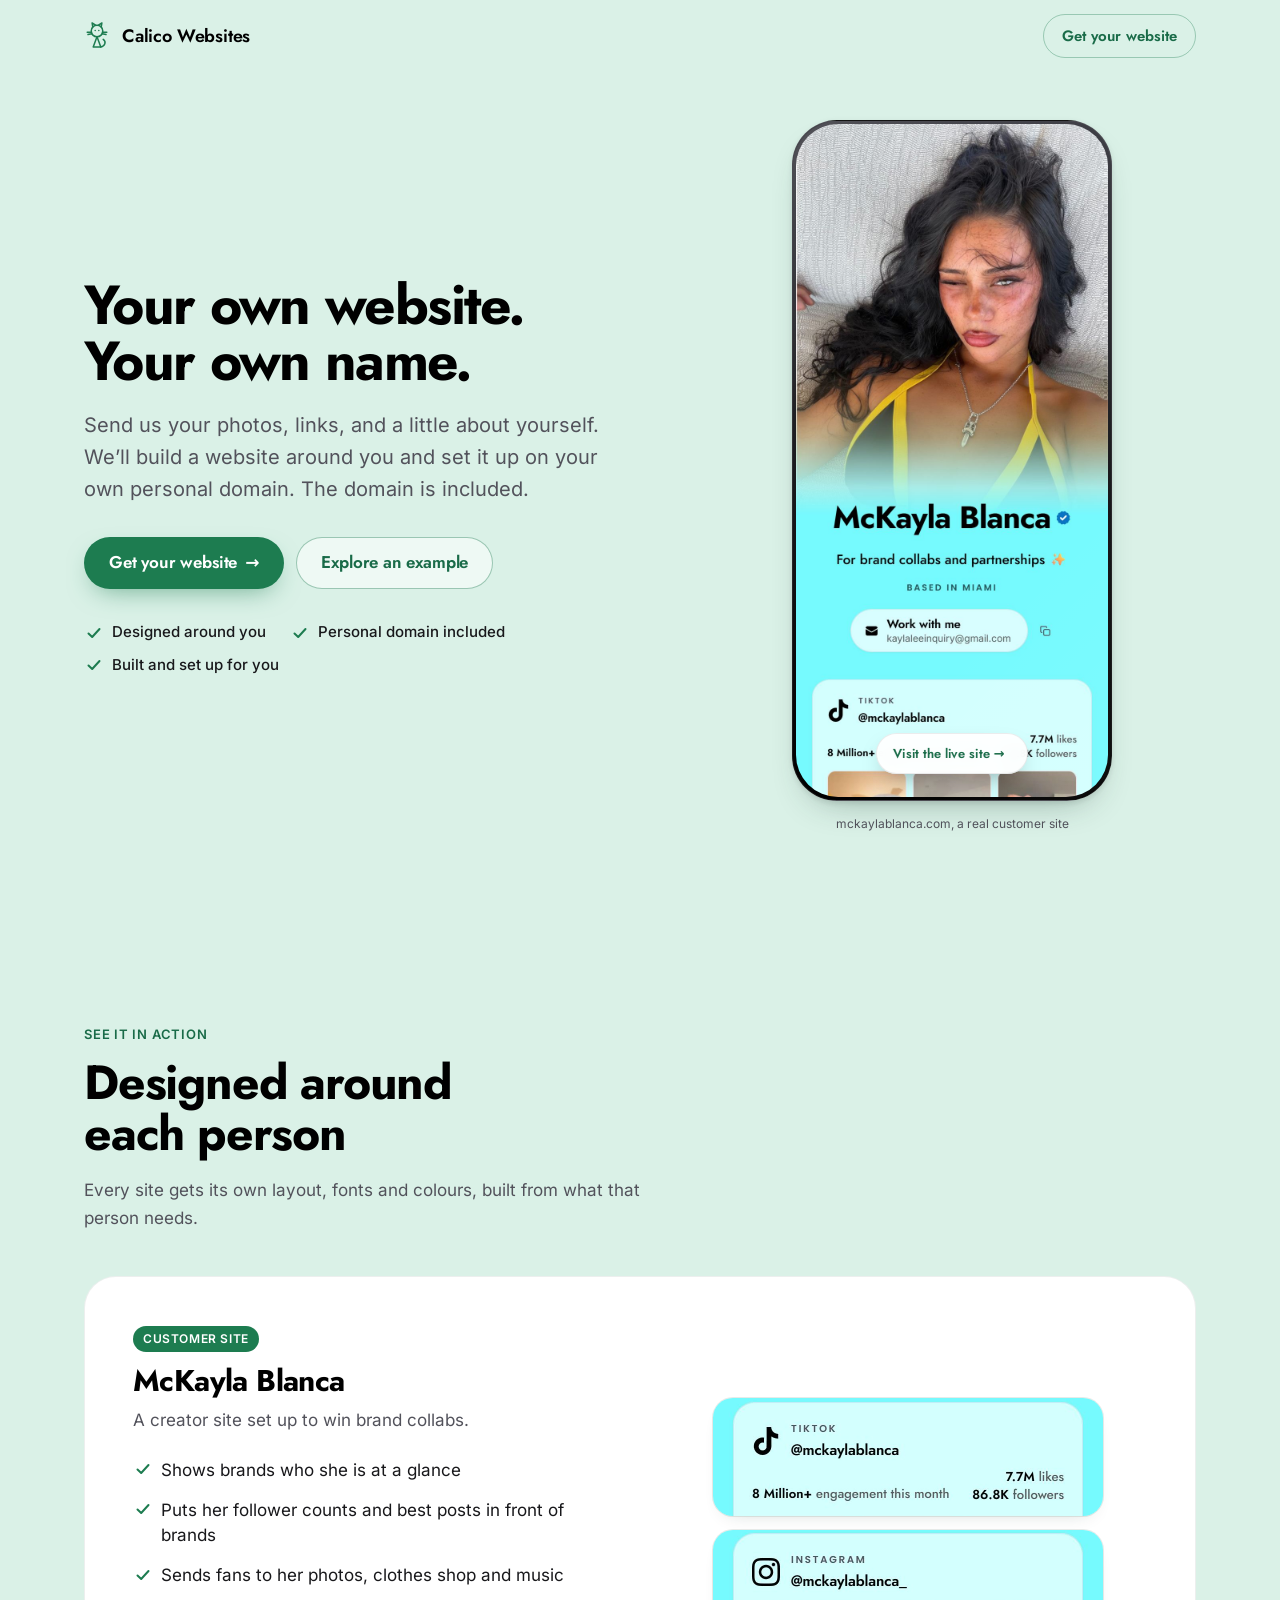
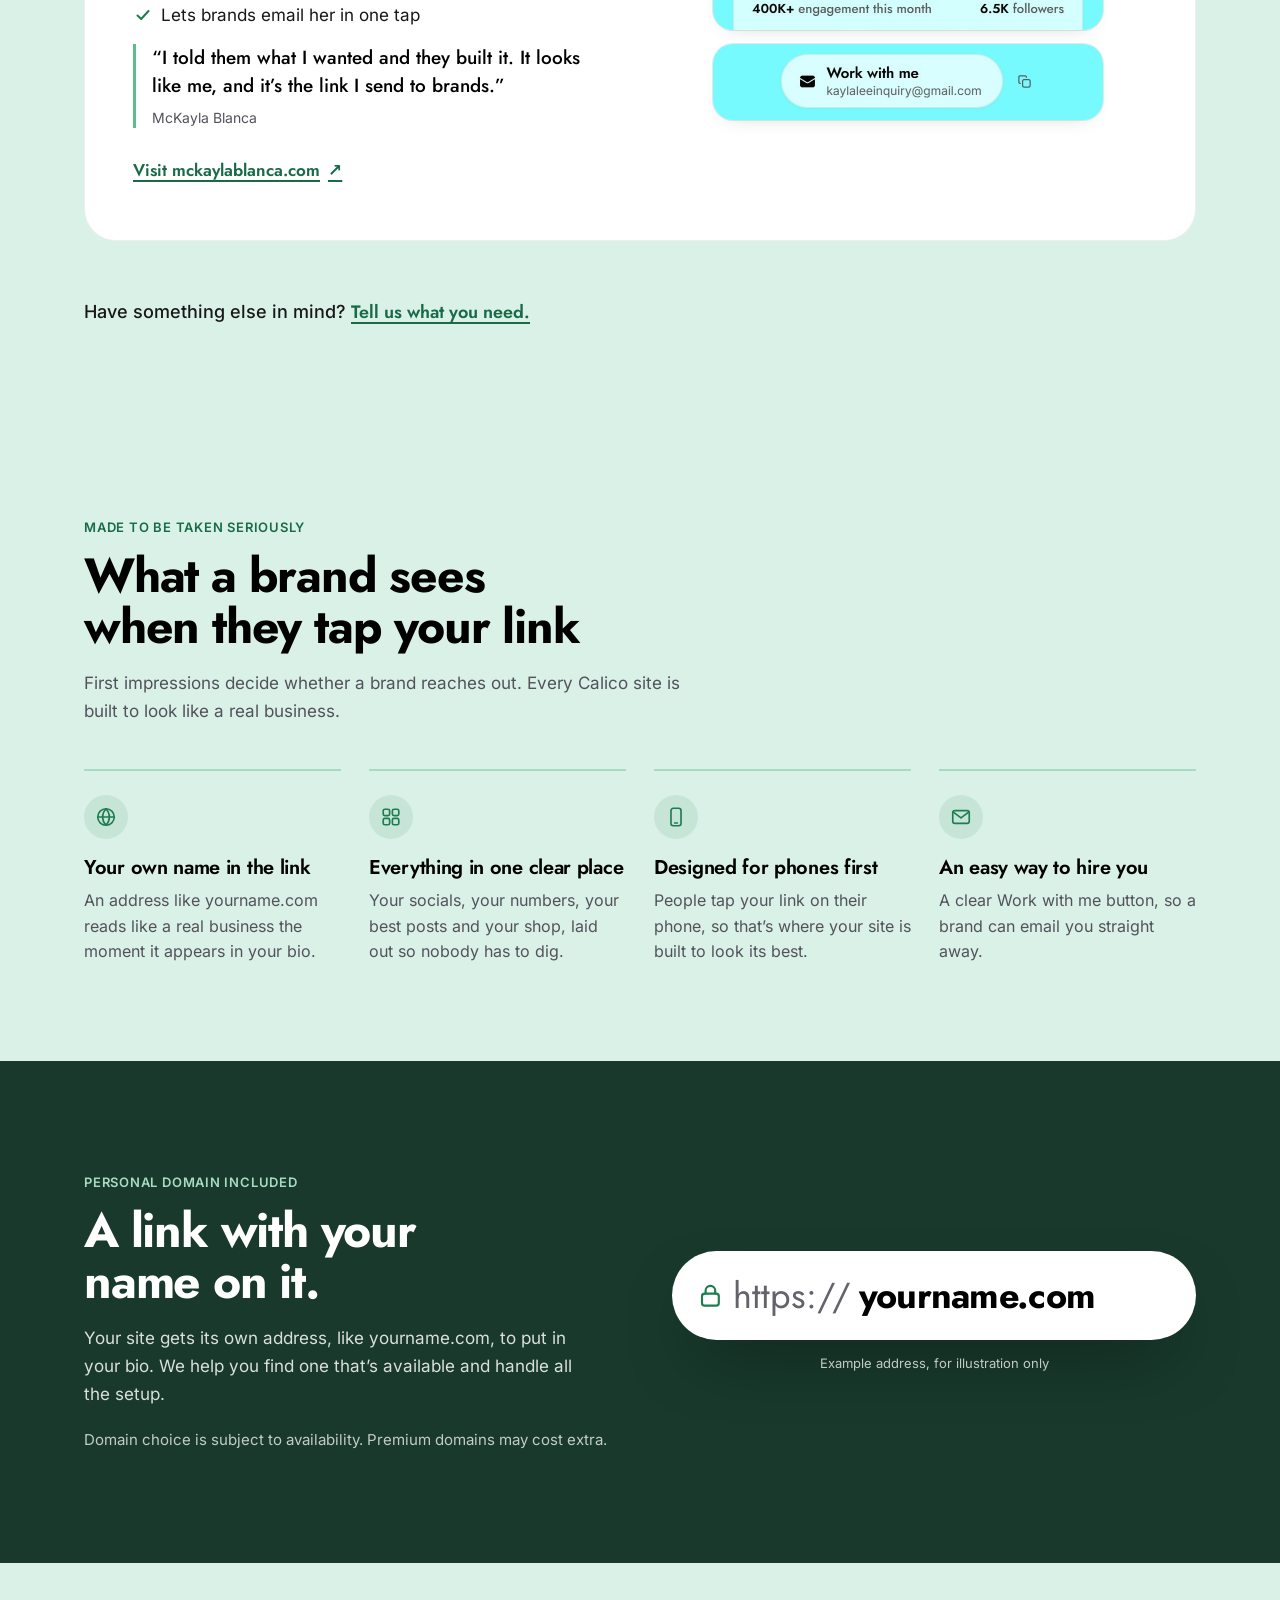
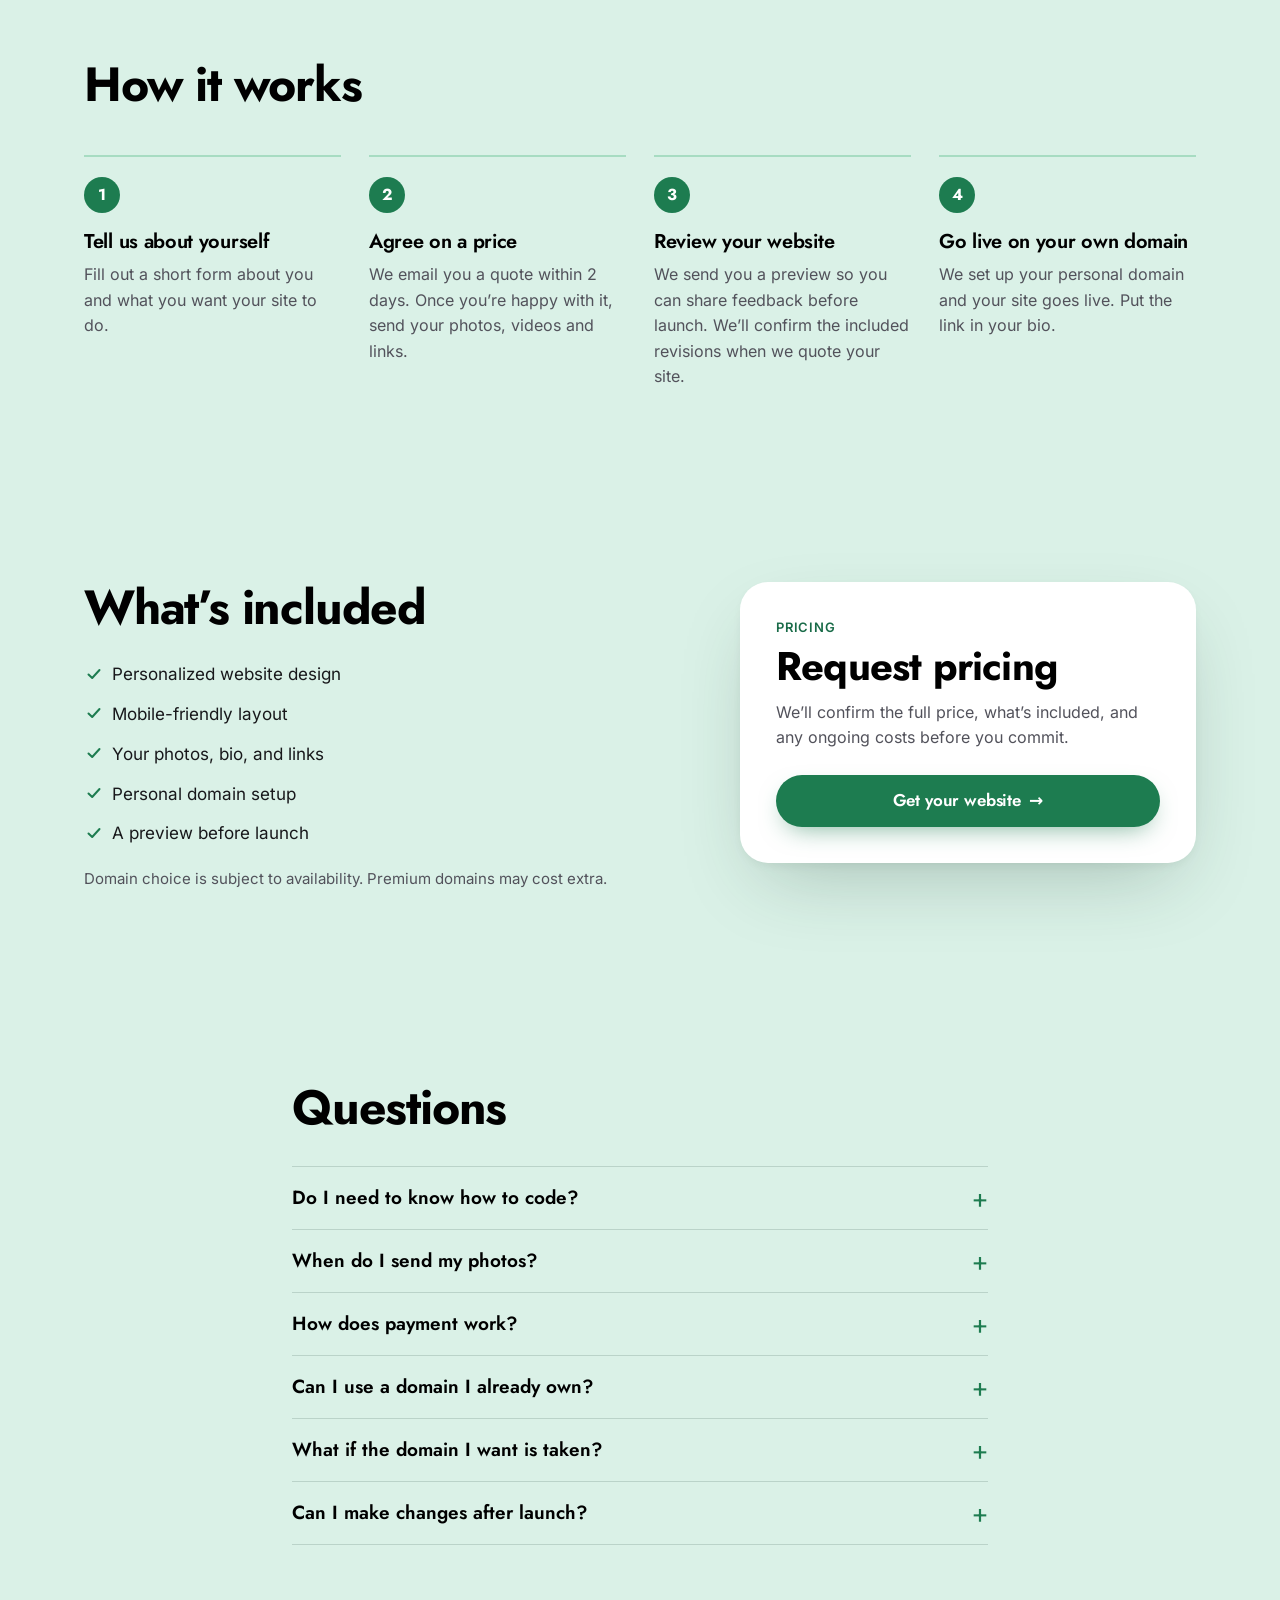
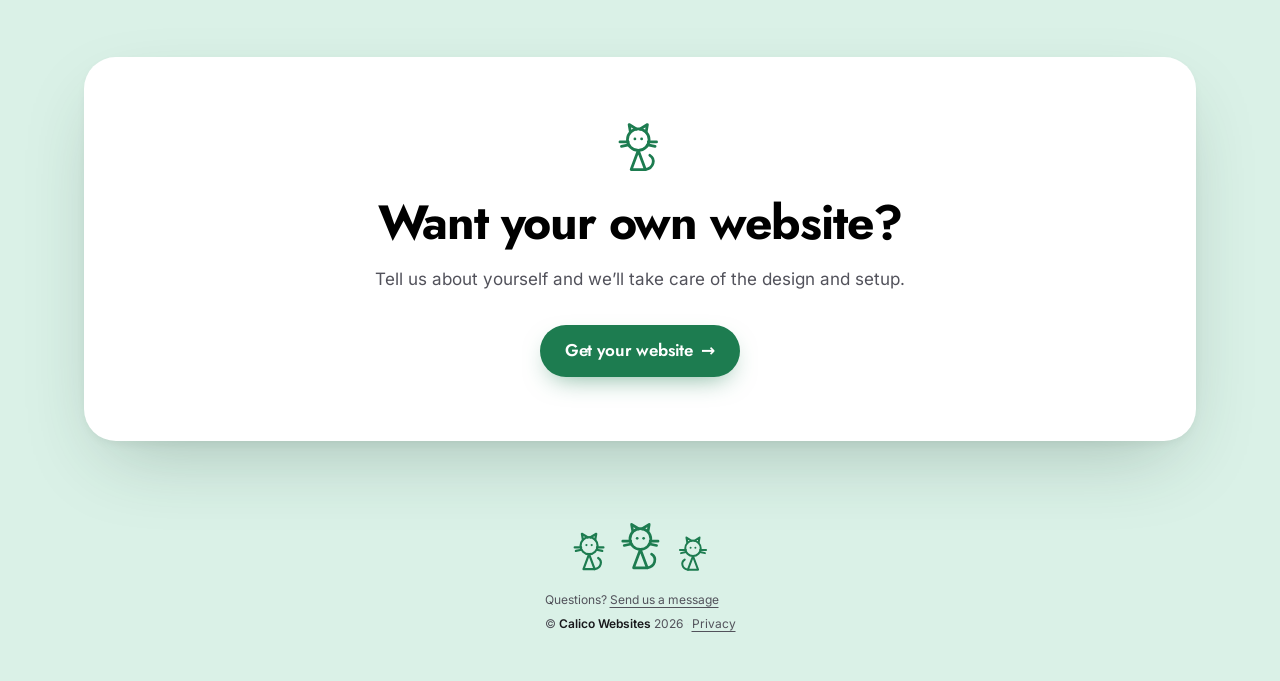
<file: index.html>
<!doctype html>
<html lang="en">
<head>
<meta charset="utf-8" />
<meta name="viewport" content="width=device-width, initial-scale=1, viewport-fit=cover" />

<!-- ===========================================================================
     SITE URL. Every absolute URL below uses it (canonical, og:url, og:image,
     twitter:image). Meta tags have to be literal because social crawlers do
     not run JavaScript, so this cannot live in app.js.
     To move to a custom domain, run this once from the project folder:

       sed -i.bak 's#https://calico-website.vercel.app#https://yourdomain.com#g' *.html *.txt *.xml && rm *.bak

     =========================================================================== -->
<title>Calico Websites | Your own website, on your own domain</title>
<meta name="description" content="Send us your photos, links and a little about yourself. We design and build a website around you and set it up on your own personal domain." />
<link rel="canonical" href="https://calico-website.vercel.app/" />
<meta name="theme-color" content="#DAF1E7" />

<!-- Open Graph -->
<meta property="og:type" content="website" />
<meta property="og:site_name" content="Calico Websites" />
<meta property="og:title" content="Your own website. Your own name." />
<meta property="og:description" content="Send us your photos, links and a little about yourself. We design and build a website around you and set it up on your own personal domain." />
<meta property="og:url" content="https://calico-website.vercel.app/" />
<meta property="og:image" content="https://calico-website.vercel.app/images/og-image-v2.jpg" />
<meta property="og:image:width" content="1200" />
<meta property="og:image:height" content="630" />
<meta property="og:image:alt" content="Calico Websites: your own website, on your own personal domain." />

<!-- Twitter -->
<meta name="twitter:card" content="summary_large_image" />
<meta name="twitter:title" content="Your own website. Your own name." />
<meta name="twitter:description" content="Send us your photos, links and a little about yourself. We design and build a website around you and set it up on your own personal domain." />
<meta name="twitter:image" content="https://calico-website.vercel.app/images/og-image-v2.jpg" />
<meta name="twitter:image:alt" content="Calico Websites: your own website, on your own personal domain." />

<link rel="icon" href="/favicon.svg" type="image/svg+xml" />
<link rel="apple-touch-icon" href="/apple-touch-icon.png" />

<link rel="preload" href="/fonts/jost-latin-var.woff2" as="font" type="font/woff2" crossorigin />
<link rel="preload" href="/fonts/inter-latin-var.woff2" as="font" type="font/woff2" crossorigin />

<link rel="stylesheet" href="/styles.css" />
</head>

<body class="home">
<a class="skip-link" href="#main">Skip to content</a>

<!-- ==========================================================================
     Icons, defined once and re-used. The outlines draw in currentColor, so
     they take the colour of whatever they sit in.
     ========================================================================== -->
<svg class="cat-defs" aria-hidden="true" focusable="false" xmlns="http://www.w3.org/2000/svg">
  <defs>
    <symbol id="calico" viewBox="0 0 28 30">
      <g fill="none" stroke="currentColor" stroke-width="1.5"
         stroke-linecap="round" stroke-linejoin="round">
        <circle cx="13" cy="10" r="5.8" />
        <path d="M8.8 6 8.1 1.9 12 4.3" />
        <path d="M17.2 6 17.9 1.9 14 4.3" />
        <circle cx="11.2" cy="9.6" r=".75" fill="currentColor" stroke="none" />
        <circle cx="14.8" cy="9.6" r=".75" fill="currentColor" stroke="none" />
        <path d="M13 15.8 9.2 26M13 15.8 16.8 26M9.2 26h7.6" />
        <path d="M16.8 26c4.5-.8 5.6-5.6 2.4-7.6" />
        <path d="M7.6 11.2H3.2M7.8 12.8 4 13.6" />
        <path d="M18.4 11.2h4.4M18.2 12.8 22 13.6" />
      </g>
    </symbol>
    <symbol id="check" viewBox="0 0 20 20">
      <path d="M4.5 10.5 8.2 14 15.5 6" fill="none" stroke="currentColor" stroke-width="2"
            stroke-linecap="round" stroke-linejoin="round" />
    </symbol>
  </defs>
</svg>

<header class="site-header">
  <div class="wrap site-header-inner">
    <a class="brand" href="/">
      <svg class="cat" viewBox="0 0 28 30" aria-hidden="true" focusable="false"><use href="#calico" /></svg>
      <span>Calico Websites</span>
    </a>
    <a class="header-cta" href="/apply">Get your website</a>
  </div>
</header>

<main id="main">

  <!-- 1. Hero ---------------------------------------------------------- -->
  <section class="hero wrap" aria-labelledby="hero-title">
    <div class="hero-copy">
      <h1 class="hero-title reveal" id="hero-title"><span>Your own website.</span> <span>Your own name.</span></h1>
      <p class="hero-lead reveal" style="--i:1">Send us your photos, links, and a little about yourself. We&rsquo;ll build a website around you and set it up on your own personal domain. The domain is included.</p>

      <div class="hero-actions reveal" style="--i:2">
        <a class="btn btn--primary" href="/apply">Get your website <span aria-hidden="true">&rarr;</span></a>
        <a class="btn btn--secondary" href="#examples">Explore an example</a>
      </div>

      <ul class="hero-points reveal" style="--i:3" role="list">
        <li><svg aria-hidden="true" focusable="false"><use href="#check" /></svg>Designed around you</li>
        <li><svg aria-hidden="true" focusable="false"><use href="#check" /></svg>Personal domain included</li>
        <li><svg aria-hidden="true" focusable="false"><use href="#check" /></svg>Built and set up for you</li>
      </ul>
    </div>

    <div class="hero-visual reveal" style="--i:2">
      <!-- The stencil's screen scrolls a full-length screenshot of a real
           customer site down and back up on its own; the pill opens the live
           site in a new tab. It can't be an iframe: mckaylablanca.com refuses
           to be framed (X-Frame-Options: DENY). To show a different site, swap
           the href and the screenshot (a full-page capture at 390px wide, 2x),
           and the slices in the example section below. -->
      <div class="phone">
        <div class="phone-screen">
          <div class="phone-scroll">
            <img src="/images/mckayla-full.jpg" width="780" height="3804" decoding="async"
                 alt="The full mckaylablanca.com page: a photo of McKayla, her name and
                      a Work with me button, then her TikTok and Instagram cards with
                      recent posts, links to VSCO and Depop, and her FourMeasure
                      top four albums." />
          </div>
        </div>
        <a class="phone-hint" href="https://mckaylablanca.com" target="_blank" rel="noopener noreferrer">
          Visit the live site &rarr;<span class="sr-only"> (opens in a new tab)</span>
        </a>
      </div>
      <p class="phone-caption">mckaylablanca.com, a real customer site</p>
    </div>
  </section>

  <!-- 2. Example websites ---------------------------------------------- -->
  <section class="block wrap" id="examples" aria-labelledby="examples-title">
    <div class="section-head reveal">
      <p class="kicker">See it in action</p>
      <h2 class="section-title" id="examples-title">Designed around each person</h2>
      <p class="section-lead">Every site gets its own layout, fonts and colours, built from what that person needs.</p>
    </div>

    <!-- Featured: the real customer site. The slices reuse the full-length
         screenshot the hero phone uses, so they cost no extra download.
         --y is where each window starts and --h how tall it is, in pixels
         of the page at 390px wide. -->
    <article class="ex-featured reveal" aria-labelledby="ex-mckayla">
      <div class="ex-featured-copy">
        <p class="ex-tag ex-tag--real">Customer site</p>
        <h3 class="ex-title" id="ex-mckayla">McKayla Blanca</h3>
        <p class="ex-desc">A creator site set up to win brand collabs.</p>
        <ul class="checklist" role="list">
          <li><svg aria-hidden="true" focusable="false"><use href="#check" /></svg>Shows brands who she is at a glance</li>
          <li><svg aria-hidden="true" focusable="false"><use href="#check" /></svg>Puts her follower counts and best posts in front of brands</li>
          <li><svg aria-hidden="true" focusable="false"><use href="#check" /></svg>Sends fans to her photos, clothes shop and music</li>
          <li><svg aria-hidden="true" focusable="false"><use href="#check" /></svg>Lets brands email her in one tap</li>
        </ul>
        <!-- QUOTE: drafted for McKayla to read and approve. Only publish her
             exact, approved words, and change them here if she edits them. -->
        <figure class="ex-quote">
          <blockquote><p>&ldquo;I told them what I wanted and they built it. It looks like me, and it&rsquo;s the link I send to brands.&rdquo;</p></blockquote>
          <figcaption>McKayla Blanca</figcaption>
        </figure>
        <a class="text-link" href="https://mckaylablanca.com" target="_blank" rel="noopener noreferrer">Visit mckaylablanca.com<span aria-hidden="true"> &#8599;</span><span class="sr-only"> (opens in a new tab)</span></a>
      </div>

      <div class="ex-featured-visual">
        <div class="slice" style="--y:690; --h:118">
          <img src="/images/mckayla-full.jpg" width="780" height="3804" loading="lazy" decoding="async"
               alt="McKayla's TikTok stats: 8 million plus engagement this month, 7.7M likes, 86.8K followers." />
        </div>
        <div class="slice" style="--y:1010; --h:100">
          <img src="/images/mckayla-full.jpg" width="780" height="3804" loading="lazy" decoding="async"
               alt="McKayla's Instagram stats: 400K plus engagement this month, 6.5K followers." />
        </div>
        <div class="slice" style="--y:596; --h:76">
          <img src="/images/mckayla-full.jpg" width="780" height="3804" loading="lazy" decoding="async"
               alt="McKayla's Work with me button with her enquiries email address." />
        </div>
      </div>
    </article>

    <p class="ex-more reveal">Have something else in mind? <a class="text-link" href="/apply">Tell us what you need.</a></p>
  </section>

  <!-- 2b. Why it looks professional. Only claims the site already makes
       elsewhere: no testimonials, numbers or results until they're real. -->
  <section class="block wrap" id="professional" aria-labelledby="pro-title">
    <div class="section-head reveal">
      <p class="kicker">Made to be taken seriously</p>
      <h2 class="section-title" id="pro-title">What a brand sees when they tap your link</h2>
      <p class="section-lead">First impressions decide whether a brand reaches out. Every Calico site is built to look like a real business.</p>
    </div>

    <ul class="pro-list" role="list">
      <li class="pro reveal">
        <span class="pro-icon" aria-hidden="true"><svg viewBox="0 0 24 24" fill="none" stroke="currentColor" stroke-width="1.8" stroke-linecap="round" stroke-linejoin="round" focusable="false"><circle cx="12" cy="12" r="9"/><path d="M3 12h18M12 3c2.5 2.6 3.7 5.6 3.7 9s-1.2 6.4-3.7 9c-2.5-2.6-3.7-5.6-3.7-9S9.5 5.6 12 3Z"/></svg></span>
        <h3>Your own name in the link</h3>
        <p>An address like yourname.com reads like a real business the moment it appears in your bio.</p>
      </li>
      <li class="pro reveal" style="--i:1">
        <span class="pro-icon" aria-hidden="true"><svg viewBox="0 0 24 24" fill="none" stroke="currentColor" stroke-width="1.8" stroke-linecap="round" stroke-linejoin="round" focusable="false"><rect x="3.5" y="3.5" width="7" height="7" rx="1.8"/><rect x="13.5" y="3.5" width="7" height="7" rx="1.8"/><rect x="3.5" y="13.5" width="7" height="7" rx="1.8"/><rect x="13.5" y="13.5" width="7" height="7" rx="1.8"/></svg></span>
        <h3>Everything in one clear place</h3>
        <p>Your socials, your numbers, your best posts and your shop, laid out so nobody has to dig.</p>
      </li>
      <li class="pro reveal" style="--i:2">
        <span class="pro-icon" aria-hidden="true"><svg viewBox="0 0 24 24" fill="none" stroke="currentColor" stroke-width="1.8" stroke-linecap="round" stroke-linejoin="round" focusable="false"><rect x="6.5" y="2.5" width="11" height="19" rx="2.6"/><path d="M10.5 18.5h3"/></svg></span>
        <h3>Designed for phones first</h3>
        <p>People tap your link on their phone, so that&rsquo;s where your site is built to look its best.</p>
      </li>
      <li class="pro reveal" style="--i:3">
        <span class="pro-icon" aria-hidden="true"><svg viewBox="0 0 24 24" fill="none" stroke="currentColor" stroke-width="1.8" stroke-linecap="round" stroke-linejoin="round" focusable="false"><rect x="3" y="5" width="18" height="14" rx="2.4"/><path d="m4 7 8 6 8-6"/></svg></span>
        <h3>An easy way to hire you</h3>
        <p>A clear Work with me button, so a brand can email you straight away.</p>
      </li>
    </ul>
  </section>

  <!-- 3. Personal domain ----------------------------------------------- -->
  <section class="domain" id="domain" aria-labelledby="domain-title">
    <div class="wrap domain-inner">
      <div class="domain-copy reveal">
        <p class="kicker kicker--light">Personal domain included</p>
        <h2 class="section-title" id="domain-title">A link with your name on it.</h2>
        <p class="section-lead">Your site gets its own address, like yourname.com, to put in your bio. We help you find one that&rsquo;s available and handle all the setup.</p>
        <p class="domain-note">Domain choice is subject to availability. Premium domains may cost extra.</p>
      </div>

      <figure class="domain-visual reveal" style="--i:1">
        <div class="address-bar" aria-hidden="true">
          <svg viewBox="0 0 24 24" fill="none" stroke="currentColor" stroke-width="1.8" stroke-linecap="round" stroke-linejoin="round" focusable="false"><rect x="5" y="10.5" width="14" height="10" rx="2.2"/><path d="M8 10.5V8a4 4 0 0 1 8 0v2.5"/></svg>
          <span class="address-scheme">https://</span><span class="address-name">yourname.com</span>
        </div>
        <figcaption>Example address, for illustration only</figcaption>
      </figure>
    </div>
  </section>

  <!-- 4. How it works -------------------------------------------------- -->
  <section class="block wrap" id="how" aria-labelledby="how-title">
    <div class="section-head reveal">
      <h2 class="section-title" id="how-title">How it works</h2>
    </div>

    <ol class="steps" role="list">
      <li class="step reveal">
        <span class="step-num" aria-hidden="true">1</span>
        <h3>Tell us about yourself</h3>
        <p>Fill out a short form about you and what you want your site to do.</p>
      </li>
      <li class="step reveal" style="--i:1">
        <span class="step-num" aria-hidden="true">2</span>
        <h3>Agree on a price</h3>
        <p>We email you a quote within 2 days. Once you&rsquo;re happy with it, send your photos, videos and links.</p>
      </li>
      <li class="step reveal" style="--i:2">
        <span class="step-num" aria-hidden="true">3</span>
        <h3>Review your website</h3>
        <p>We send you a preview so you can share feedback before launch. We&rsquo;ll confirm the included revisions when we quote your site.</p>
      </li>
      <li class="step reveal" style="--i:3">
        <span class="step-num" aria-hidden="true">4</span>
        <h3>Go live on your own domain</h3>
        <p>We set up your personal domain and your site goes live. Put the link in your bio.</p>
      </li>
    </ol>
  </section>

  <!-- 5. What's included ----------------------------------------------- -->
  <section class="block wrap" id="included" aria-labelledby="included-title">
    <div class="included">
      <div class="included-list reveal">
        <h2 class="section-title" id="included-title">What&rsquo;s included</h2>
        <ul class="checklist checklist--large" role="list">
          <li><svg aria-hidden="true" focusable="false"><use href="#check" /></svg>Personalized website design</li>
          <li><svg aria-hidden="true" focusable="false"><use href="#check" /></svg>Mobile-friendly layout</li>
          <li><svg aria-hidden="true" focusable="false"><use href="#check" /></svg>Your photos, bio, and links</li>
          <li><svg aria-hidden="true" focusable="false"><use href="#check" /></svg>Personal domain setup</li>
          <li><svg aria-hidden="true" focusable="false"><use href="#check" /></svg>A preview before launch</li>
        </ul>
        <p class="included-note">Domain choice is subject to availability. Premium domains may cost extra.</p>
      </div>

      <!-- ===== PRICING. This is the only place a price appears on the site.
           When pricing is final, replace "Request pricing" with the price
           and what it covers, and keep the sentence under it.
           See README, "Edit this first". ===== -->
      <div class="pricing reveal" style="--i:1">
        <p class="pricing-label">Pricing</p>
        <p class="pricing-value">Request pricing</p>
        <p class="pricing-note">We&rsquo;ll confirm the full price, what&rsquo;s included, and any ongoing costs before you commit.</p>
        <a class="btn btn--primary btn--block" href="/apply">Get your website <span aria-hidden="true">&rarr;</span></a>
      </div>
      <!-- ===== end of pricing ===== -->
    </div>
  </section>

  <!-- 6. FAQ ----------------------------------------------------------- -->
  <section class="block wrap wrap--narrow" id="faq" aria-labelledby="faq-title">
    <h2 class="section-title reveal" id="faq-title">Questions</h2>

    <div class="faq reveal">
      <details>
        <summary>Do I need to know how to code?</summary>
        <p>No. We design, build and set up everything for you.</p>
      </details>
      <details>
        <summary>When do I send my photos?</summary>
        <p>After we agree on a price. To start, the form just asks who you are, where people can find you, and what the site is for.</p>
      </details>
      <details>
        <summary>How does payment work?</summary>
        <p>You don&rsquo;t pay anything until you&rsquo;ve agreed on the price. We&rsquo;ll explain how to pay when we send your quote.</p>
      </details>
      <details>
        <summary>Can I use a domain I already own?</summary>
        <p>Often, yes. Mention it under &ldquo;Anything else&rdquo; in the form and we&rsquo;ll go through it with you during setup.</p>
      </details>
      <details>
        <summary>What if the domain I want is taken?</summary>
        <p>It depends on what&rsquo;s available. We&rsquo;ll help you find an option you like. Premium domains may cost extra.</p>
      </details>
      <details>
        <summary>Can I make changes after launch?</summary>
        <p>Ongoing edits and any costs for them are confirmed with you before you buy. Ask about them in <a class="text-link text-link--inline" href="/apply">your request</a>.</p>
      </details>
    </div>
  </section>

  <!-- 7. Final call to action ------------------------------------------ -->
  <section class="final wrap" aria-labelledby="final-title">
    <div class="final-inner reveal">
      <svg class="cat" viewBox="0 0 28 30" aria-hidden="true" focusable="false"><use href="#calico" /></svg>
      <h2 class="section-title" id="final-title">Want your own website?</h2>
      <p class="section-lead">Tell us about yourself and we&rsquo;ll take care of the design and setup.</p>
      <a class="btn btn--primary" href="/apply">Get your website <span aria-hidden="true">&rarr;</span></a>
    </div>
  </section>

</main>

<!-- Footer ------------------------------------------------------------- -->
<!-- Add a verified contact email here once there is one. Until then the
     form is the way to reach us. -->
<footer class="footer">
  <div class="cats reveal" aria-hidden="true">
    <svg class="cat" viewBox="0 0 28 30" focusable="false"><use href="#calico" /></svg>
    <svg class="cat" viewBox="0 0 28 30" focusable="false"><use href="#calico" /></svg>
    <svg class="cat" viewBox="0 0 28 30" focusable="false"><use href="#calico" /></svg>
  </div>
  <div class="footer-meta">
    <p>Questions? <a href="/apply">Send us a message</a></p>
    <p>&copy; <span class="footer-wordmark">Calico Websites</span> <span data-year>2026</span> <span class="footer-dot" aria-hidden="true">&middot;</span> <a href="/privacy">Privacy</a></p>
  </div>
</footer>

<script src="/app.js" defer></script>
</body>
</html>
</file>
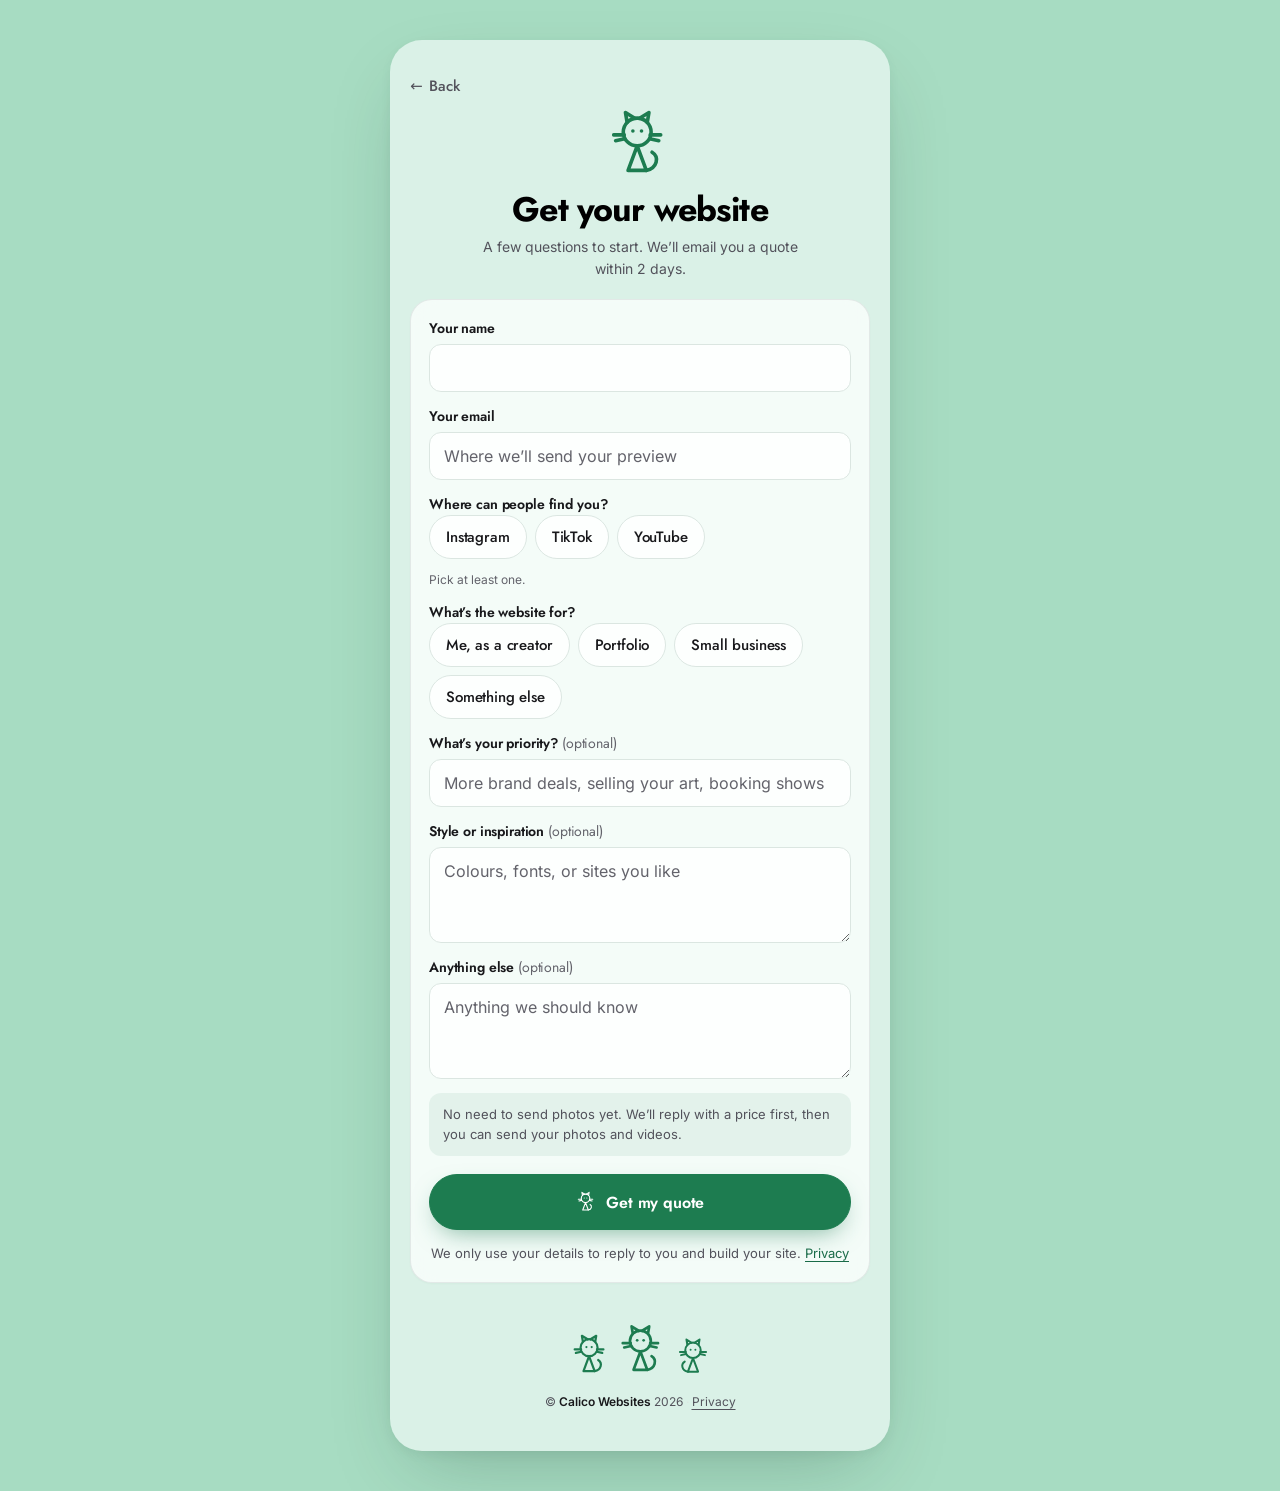
<file: apply.html>
<!doctype html>
<html lang="en">
<head>
<meta charset="utf-8" />
<meta name="viewport" content="width=device-width, initial-scale=1, viewport-fit=cover" />

<!-- ===========================================================================
     SITE URL. Every absolute URL below uses it (canonical, og:url, og:image,
     twitter:image). Meta tags have to be literal because social crawlers do
     not run JavaScript, so this cannot live in app.js.
     To move to a custom domain, run this once from the project folder:

       sed -i.bak 's#https://calico-website.vercel.app#https://yourdomain.com#g' *.html *.txt *.xml && rm *.bak

     =========================================================================== -->
<title>Get your website | Calico Websites</title>
<meta name="description" content="Tell us about yourself and what your website is for. We design and build it around you and set it up on your own personal domain." />
<link rel="canonical" href="https://calico-website.vercel.app/apply" />
<meta name="theme-color" content="#DAF1E7" />

<meta property="og:type" content="website" />
<meta property="og:site_name" content="Calico Websites" />
<meta property="og:title" content="Get your website | Calico Websites" />
<meta property="og:description" content="Tell us about yourself and what your website is for. We design and build it around you and set it up on your own personal domain." />
<meta property="og:url" content="https://calico-website.vercel.app/apply" />
<meta property="og:image" content="https://calico-website.vercel.app/images/og-image-v2.jpg" />
<meta property="og:image:width" content="1200" />
<meta property="og:image:height" content="630" />
<meta property="og:image:alt" content="Calico Websites: your own website, on your own personal domain." />

<meta name="twitter:card" content="summary_large_image" />
<meta name="twitter:title" content="Get your website | Calico Websites" />
<meta name="twitter:description" content="Tell us about yourself and what your website is for. We design and build it around you and set it up on your own personal domain." />
<meta name="twitter:image" content="https://calico-website.vercel.app/images/og-image-v2.jpg" />
<meta name="twitter:image:alt" content="Calico Websites: your own website, on your own personal domain." />

<link rel="icon" href="/favicon.svg" type="image/svg+xml" />
<link rel="apple-touch-icon" href="/apple-touch-icon.png" />

<link rel="preload" href="/fonts/jost-latin-var.woff2" as="font" type="font/woff2" crossorigin />
<link rel="preload" href="/fonts/inter-latin-var.woff2" as="font" type="font/woff2" crossorigin />

<link rel="stylesheet" href="/styles.css" />
</head>

<body>
<a class="skip-link" href="#main">Skip to content</a>

<!-- ==========================================================================
     The calico cat, defined once and re-used. The outline draws in
     currentColor, so it takes the colour of whatever it sits in.
     ========================================================================== -->
<svg class="cat-defs" aria-hidden="true" focusable="false" xmlns="http://www.w3.org/2000/svg">
  <defs>
    <symbol id="calico" viewBox="0 0 28 30">
      <g fill="none" stroke="currentColor" stroke-width="1.5"
         stroke-linecap="round" stroke-linejoin="round">
        <circle cx="13" cy="10" r="5.8" />
        <path d="M8.8 6 8.1 1.9 12 4.3" />
        <path d="M17.2 6 17.9 1.9 14 4.3" />
        <circle cx="11.2" cy="9.6" r=".75" fill="currentColor" stroke="none" />
        <circle cx="14.8" cy="9.6" r=".75" fill="currentColor" stroke="none" />
        <path d="M13 15.8 9.2 26M13 15.8 16.8 26M9.2 26h7.6" />
        <path d="M16.8 26c4.5-.8 5.6-5.6 2.4-7.6" />
        <path d="M7.6 11.2H3.2M7.8 12.8 4 13.6" />
        <path d="M18.4 11.2h4.4M18.2 12.8 22 13.6" />
      </g>
    </symbol>
  </defs>
</svg>

<div class="shell">
<main id="main">

  <a class="back-link reveal" href="/"><span aria-hidden="true">&larr;</span> Back</a>

  <div class="apply-art reveal" role="img" aria-label="Calico Websites logo: a cat">
    <svg class="cat" viewBox="0 0 28 30" aria-hidden="true" focusable="false"><use href="#calico" /></svg>
  </div>

  <h1 class="apply-title reveal" style="--i:1">Get your website</h1>
  <p class="apply-lead reveal" style="--i:2">A few questions to start. We&rsquo;ll email you a quote within 2 days.</p>

  <!-- The action below is the fallback for visitors with JavaScript off.
       With JS on, app.js posts to CONFIG.form.endpoint instead and keeps
       them on the page. Keep the two in step. Every named field is sent,
       and arrives in the Formspree email under its name="" -->
  <form class="form reveal" style="--i:3"
        data-apply-form method="POST" action="https://formspree.io/f/xvkgryrv">

    <div class="field">
      <label for="f-name">Your name</label>
      <input id="f-name" name="name" type="text" required autocomplete="name" />
    </div>

    <div class="field">
      <label for="f-email">Your email</label>
      <input id="f-email" name="email" type="email" required autocomplete="email"
             inputmode="email" placeholder="Where we&rsquo;ll send your preview" />
    </div>

    <!-- Tick a platform and a box opens for the handle (CSS :has, plus app.js,
         which also requires at least one platform and a handle for each) -->
    <fieldset class="field choices" data-socials>
      <legend>Where can people find you?</legend>
      <div class="pill-row">
        <input class="pill-input" type="checkbox" name="platforms" id="s-instagram" value="Instagram" data-social-toggle="instagram" />
        <label class="pill" for="s-instagram">Instagram</label>

        <input class="pill-input" type="checkbox" name="platforms" id="s-tiktok" value="TikTok" data-social-toggle="tiktok" />
        <label class="pill" for="s-tiktok">TikTok</label>

        <input class="pill-input" type="checkbox" name="platforms" id="s-youtube" value="YouTube" data-social-toggle="youtube" />
        <label class="pill" for="s-youtube">YouTube</label>
      </div>
      <p class="field-hint">Pick at least one.</p>
      <div class="social-field" data-social-field="instagram">
        <label for="f-instagram">Your Instagram</label>
        <input id="f-instagram" name="instagram" type="text" autocapitalize="none" spellcheck="false"
               placeholder="@yourname" />
      </div>
      <div class="social-field" data-social-field="tiktok">
        <label for="f-tiktok">Your TikTok</label>
        <input id="f-tiktok" name="tiktok" type="text" autocapitalize="none" spellcheck="false"
               placeholder="@yourname" />
      </div>
      <div class="social-field" data-social-field="youtube">
        <label for="f-youtube">Your YouTube</label>
        <input id="f-youtube" name="youtube" type="text" autocapitalize="none" spellcheck="false"
               placeholder="@yourchannel or a link" />
      </div>
    </fieldset>

    <fieldset class="field choices">
      <legend>What&rsquo;s the website for?</legend>
      <div class="pill-row">
        <input class="pill-input" type="radio" name="what" id="w-creator" value="Me, as a creator" required />
        <label class="pill" for="w-creator">Me, as a creator</label>

        <input class="pill-input" type="radio" name="what" id="w-portfolio" value="Portfolio" />
        <label class="pill" for="w-portfolio">Portfolio</label>

        <input class="pill-input" type="radio" name="what" id="w-business" value="Small business" />
        <label class="pill" for="w-business">Small business</label>

        <input class="pill-input" type="radio" name="what" id="w-other" value="Something else" />
        <label class="pill" for="w-other">Something else</label>
      </div>

      <!-- Opens when "Something else" is picked (CSS :has, plus app.js) -->
      <div class="other-field" data-other-field>
        <label class="sr-only" for="f-what-other">What else is the website for?</label>
        <input id="f-what-other" name="what_other" type="text"
               placeholder="Tell us what the site is for" />
      </div>
    </fieldset>

    <div class="field">
      <label for="f-priority">What&rsquo;s your priority? <span class="optional">(optional)</span></label>
      <input id="f-priority" name="priority" type="text"
             placeholder="More brand deals, selling your art, booking shows" />
    </div>

    <div class="field">
      <label for="f-style">Style or inspiration <span class="optional">(optional)</span></label>
      <textarea id="f-style" name="style" rows="3"
                placeholder="Colours, fonts, or sites you like"></textarea>
    </div>

    <div class="field">
      <label for="f-details">Anything else <span class="optional">(optional)</span></label>
      <textarea id="f-details" name="details" rows="3"
                placeholder="Anything we should know"></textarea>
    </div>

    <p class="form-note">No need to send photos yet. We&rsquo;ll reply with a price first, then you can send your photos and videos.</p>

    <input type="text" name="_gotcha" class="hp" tabindex="-1" autocomplete="off" aria-hidden="true" />
    <input type="hidden" name="_subject" value="New website request" data-form-subject />

    <button class="submit" type="submit">
      <svg class="cat" viewBox="0 0 28 30" aria-hidden="true" focusable="false"><use href="#calico" /></svg>
      <span>Get my quote</span>
    </button>

    <p class="form-status" data-form-status role="status" aria-live="polite"></p>

    <p class="form-privacy">We only use your details to reply to you and build your site. <a href="/privacy">Privacy</a></p>
  </form>

  <!-- Swapped in for the form once it sends -->
  <div class="form-done reveal" data-form-done hidden tabindex="-1">
    <svg class="cat" viewBox="0 0 28 30" aria-hidden="true" focusable="false"><use href="#calico" /></svg>
    <p class="done-title">Thanks, we&rsquo;ve got it!</p>
    <p class="done-sub">We&rsquo;ll email you a quote within 2 days.</p>
  </div>

</main>

<!-- Footer ------------------------------------------------------------- -->
<!-- Add a contact email and social link here once they're confirmed. -->
<footer class="footer">
  <div class="cats reveal" aria-hidden="true">
    <svg class="cat" viewBox="0 0 28 30" focusable="false"><use href="#calico" /></svg>
    <svg class="cat" viewBox="0 0 28 30" focusable="false"><use href="#calico" /></svg>
    <svg class="cat" viewBox="0 0 28 30" focusable="false"><use href="#calico" /></svg>
  </div>
  <div class="footer-meta">
    <p>&copy; <span class="footer-wordmark">Calico Websites</span> <span data-year>2026</span> <span class="footer-dot" aria-hidden="true">&middot;</span> <a href="/privacy">Privacy</a></p>
  </div>
</footer>
</div>

<script src="/app.js" defer></script>
</body>
</html>
</file>
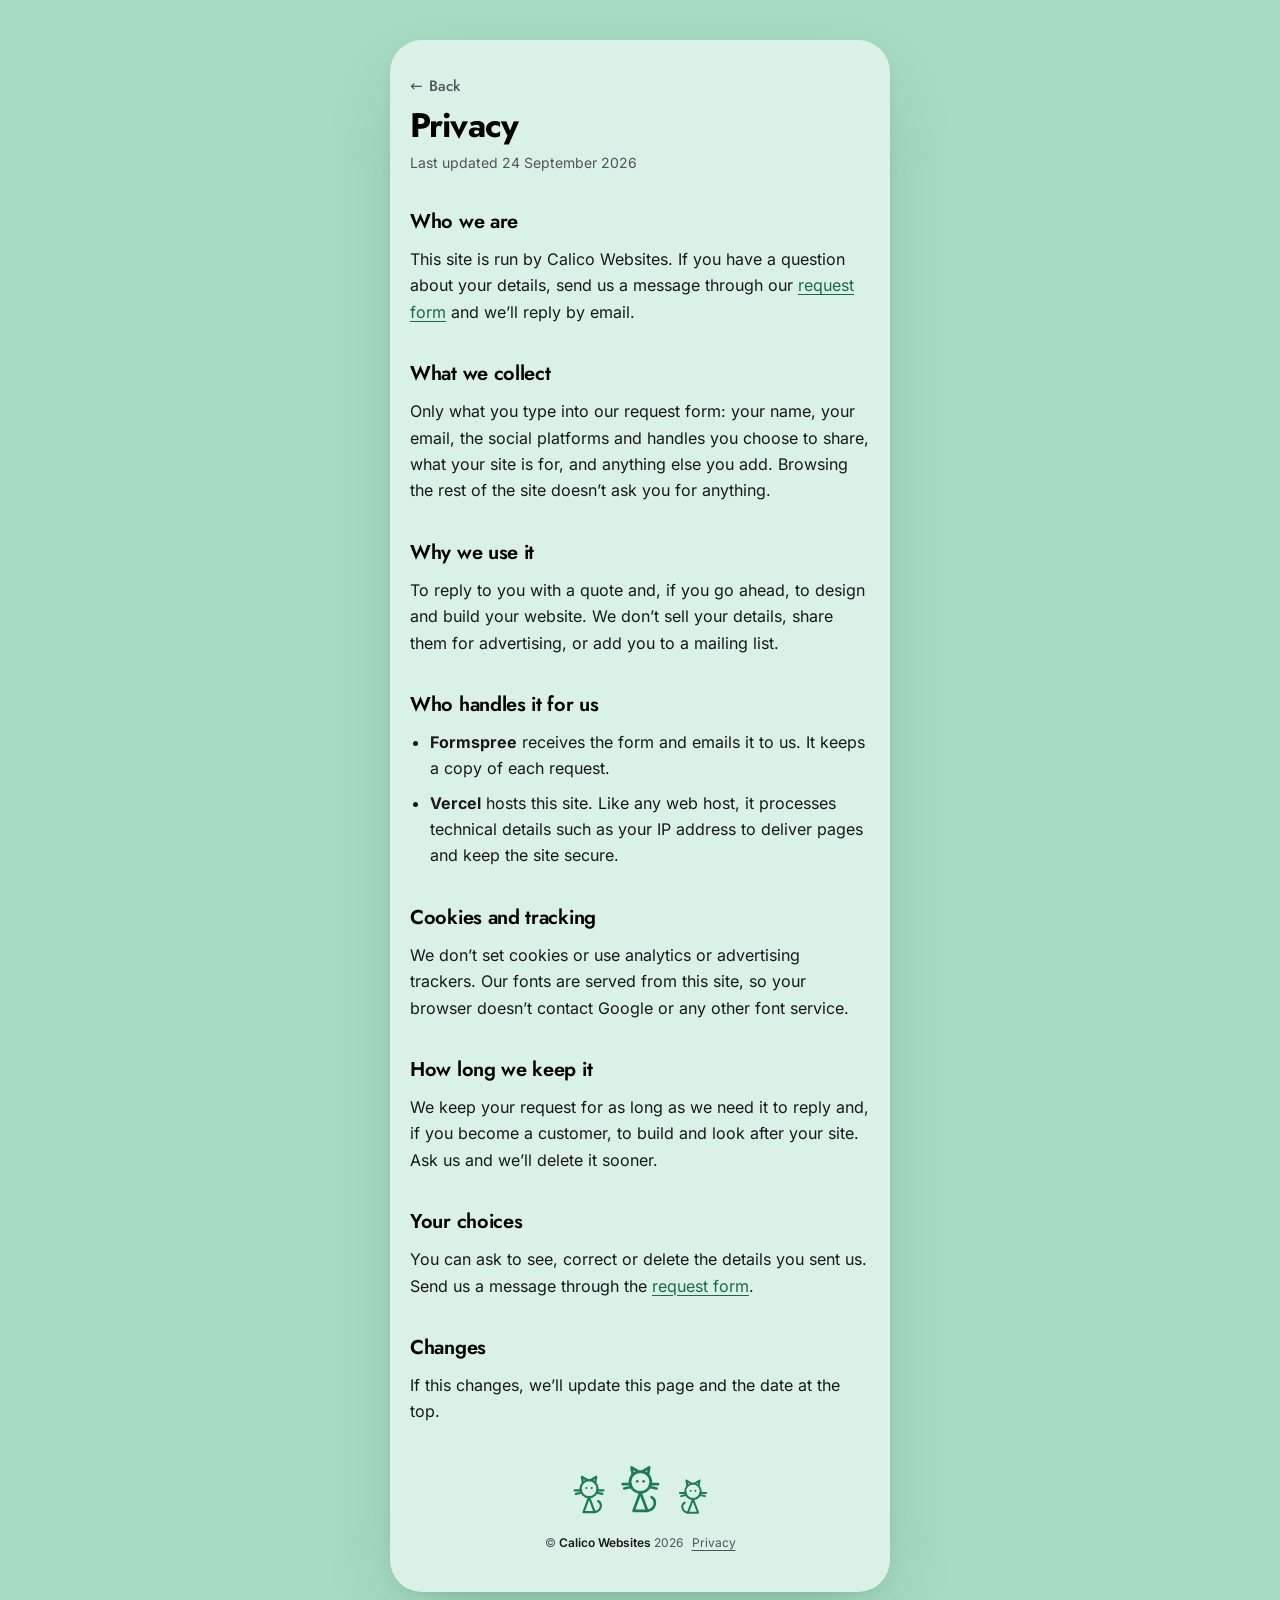
<file: privacy.html>
<!doctype html>
<html lang="en">
<head>
<meta charset="utf-8" />
<meta name="viewport" content="width=device-width, initial-scale=1, viewport-fit=cover" />

<title>Privacy | Calico Websites</title>
<meta name="description" content="What Calico Websites collects through its request form, why, and who handles it." />
<link rel="canonical" href="https://calico-website.vercel.app/privacy" />
<meta name="theme-color" content="#DAF1E7" />

<link rel="icon" href="/favicon.svg" type="image/svg+xml" />
<link rel="apple-touch-icon" href="/apple-touch-icon.png" />

<link rel="preload" href="/fonts/jost-latin-var.woff2" as="font" type="font/woff2" crossorigin />
<link rel="preload" href="/fonts/inter-latin-var.woff2" as="font" type="font/woff2" crossorigin />

<link rel="stylesheet" href="/styles.css" />
</head>

<body>
<a class="skip-link" href="#main">Skip to content</a>

<!-- ==========================================================================
     The calico cat, defined once and re-used. The outline draws in
     currentColor, so it takes the colour of whatever it sits in.
     ========================================================================== -->
<svg class="cat-defs" aria-hidden="true" focusable="false" xmlns="http://www.w3.org/2000/svg">
  <defs>
    <symbol id="calico" viewBox="0 0 28 30">
      <g fill="none" stroke="currentColor" stroke-width="1.5"
         stroke-linecap="round" stroke-linejoin="round">
        <circle cx="13" cy="10" r="5.8" />
        <path d="M8.8 6 8.1 1.9 12 4.3" />
        <path d="M17.2 6 17.9 1.9 14 4.3" />
        <circle cx="11.2" cy="9.6" r=".75" fill="currentColor" stroke="none" />
        <circle cx="14.8" cy="9.6" r=".75" fill="currentColor" stroke="none" />
        <path d="M13 15.8 9.2 26M13 15.8 16.8 26M9.2 26h7.6" />
        <path d="M16.8 26c4.5-.8 5.6-5.6 2.4-7.6" />
        <path d="M7.6 11.2H3.2M7.8 12.8 4 13.6" />
        <path d="M18.4 11.2h4.4M18.2 12.8 22 13.6" />
      </g>
    </symbol>
  </defs>
</svg>

<div class="shell">
<main id="main" class="legal">

  <a class="back-link reveal" href="/"><span aria-hidden="true">&larr;</span> Back</a>

  <h1 class="apply-title reveal" style="--i:1">Privacy</h1>
  <p class="legal-updated reveal" style="--i:2">Last updated 24 September 2026</p>

  <!-- Keep this true to what the site does. If you add analytics, a
       mailing list, cookies or another form service, update this page. -->
  <div class="legal-body reveal" style="--i:3">
    <h2>Who we are</h2>
    <p>This site is run by Calico Websites. If you have a question about your details, send us a message through our <a href="/apply">request form</a> and we&rsquo;ll reply by email.</p>

    <h2>What we collect</h2>
    <p>Only what you type into our request form: your name, your email, the social platforms and handles you choose to share, what your site is for, and anything else you add. Browsing the rest of the site doesn&rsquo;t ask you for anything.</p>

    <h2>Why we use it</h2>
    <p>To reply to you with a quote and, if you go ahead, to design and build your website. We don&rsquo;t sell your details, share them for advertising, or add you to a mailing list.</p>

    <h2>Who handles it for us</h2>
    <ul>
      <li><strong>Formspree</strong> receives the form and emails it to us. It keeps a copy of each request.</li>
      <li><strong>Vercel</strong> hosts this site. Like any web host, it processes technical details such as your IP address to deliver pages and keep the site secure.</li>
    </ul>

    <h2>Cookies and tracking</h2>
    <p>We don&rsquo;t set cookies or use analytics or advertising trackers. Our fonts are served from this site, so your browser doesn&rsquo;t contact Google or any other font service.</p>

    <h2>How long we keep it</h2>
    <p>We keep your request for as long as we need it to reply and, if you become a customer, to build and look after your site. Ask us and we&rsquo;ll delete it sooner.</p>

    <h2>Your choices</h2>
    <p>You can ask to see, correct or delete the details you sent us. Send us a message through the <a href="/apply">request form</a>.</p>

    <h2>Changes</h2>
    <p>If this changes, we&rsquo;ll update this page and the date at the top.</p>
  </div>

</main>

<!-- Footer ------------------------------------------------------------- -->
<!-- Add a contact email and social link here once they're confirmed. -->
<footer class="footer">
  <div class="cats reveal" aria-hidden="true">
    <svg class="cat" viewBox="0 0 28 30" focusable="false"><use href="#calico" /></svg>
    <svg class="cat" viewBox="0 0 28 30" focusable="false"><use href="#calico" /></svg>
    <svg class="cat" viewBox="0 0 28 30" focusable="false"><use href="#calico" /></svg>
  </div>
  <div class="footer-meta">
    <p>&copy; <span class="footer-wordmark">Calico Websites</span> <span data-year>2026</span> <span class="footer-dot" aria-hidden="true">&middot;</span> <a href="/privacy">Privacy</a></p>
  </div>
</footer>
</div>

<script src="/app.js" defer></script>
</body>
</html>
</file>
<file: styles.css>
/* ==========================================================================
   Calico Websites
   Shared by every page. The home page has its own full-width layout (see
   "Home page" below); apply, example and 404 use the centred column, with a
   card system modelled on mckaylablanca.com, recoloured green.
   Type follows fourmeasure.com: Jost for display, Inter for the small print.
   Every colour and font is a variable at the top.
   ========================================================================== */
/* Fonts are served from this site (fonts/), not Google, so visitors' browsers
   never contact a third party. Both are SIL Open Font License; the licences
   sit next to the files. Variable fonts: one file covers every weight. */
@font-face {
  font-family: "Jost";
  font-style: normal;
  font-weight: 100 900;
  font-display: swap;
  src: url("/fonts/jost-latin-var.woff2") format("woff2");
  unicode-range: U+0000-00FF, U+0131, U+0152-0153, U+02BB-02BC, U+02C6, U+02DA, U+02DC, U+0304, U+0308, U+0329, U+2000-206F, U+20AC, U+2122, U+2191, U+2193, U+2212, U+2215, U+FEFF, U+FFFD;
}
@font-face {
  font-family: "Inter";
  font-style: normal;
  font-weight: 100 900;
  font-display: swap;
  src: url("/fonts/inter-latin-var.woff2") format("woff2");
  unicode-range: U+0000-00FF, U+0131, U+0152-0153, U+02BB-02BC, U+02C6, U+02DA, U+02DC, U+0304, U+0308, U+0329, U+2000-206F, U+20AC, U+2122, U+2191, U+2193, U+2212, U+2215, U+FEFF, U+FFFD;
}

:root {
  /* Type */
  --font-display: "Jost", "Futura", "Century Gothic", system-ui, sans-serif;
  --font-body: "Inter", system-ui, -apple-system, "Segoe UI", sans-serif;

  --fw-regular: 400;
  --fw-medium: 500;
  --fw-semibold: 600;
  --fw-bold: 700;

  --tracking-tight: -0.025em;

  /* Colour: greens, all AA-checked against the surfaces they sit on */
  --accent: #DAF1E7;           /* the flat field, her cyan's stand-in */
  --shell: #DAF1E7;            /* the column sits on the flat accent, as hers does */
  --field: #A7DCC2;            /* deeper green behind the column above 560px */
  --card: rgba(255, 255, 255, 0.72);   /* translucent, like her .fm-card */
  --card-edge: rgba(24, 24, 27, 0.08);
  --input-bg: rgba(255, 255, 255, 0.78);
  --surface: #F1F6F4;

  --fg: #18181B;
  --text-strong: #000000;
  --text-secondary: #52525B;
  --text-muted: #63636B;       /* 5.03:1 on the column, so it passes off the cards too */
  --border: #DBE6E1;

  --primary: #1D7C50;          /* 5.18:1 with white */
  --primary-strong: #196B48;   /* 5.47:1 on the column */
  --primary-soft: #59C08C;
  --primary-pale: #A7DCC2;
  --primary-dark: #18392C;
  --on-primary: #FFFFFF;

  --focus: #196B48;
  --error: #B42318;

  /* Shape */
  --radius-pill: 999px;
  --radius-card: 1.375rem;     /* 22px, hers */
  --radius-shell: 2rem;
  --shadow-soft: 0 1px 2px rgba(24, 57, 44, 0.03);
  --shadow-lift: 0 16px 40px -18px rgba(24, 57, 44, 0.3);
  --shadow-shell: 0 30px 80px -24px rgba(24, 57, 44, 0.28), 0 4px 16px -6px rgba(24, 57, 44, 0.12);
  --shadow-cta: 0 10px 26px -10px rgba(29, 124, 80, 0.6);

  /* Rhythm */
  --column: 28.75rem;          /* 460px, hers */
  --gutter: 1.25rem;           /* 20px, hers */

  /* Motion */
  --ease: cubic-bezier(0.16, 1, 0.3, 1);
  --dur: 240ms;
}

/* --------------------------------------------------------------------------
   Base
   -------------------------------------------------------------------------- */
*, *::before, *::after { box-sizing: border-box; }

html {
  scroll-behavior: smooth;
  -webkit-text-size-adjust: 100%;
  -webkit-tap-highlight-color: transparent;
}

body {
  margin: 0;
  min-height: 100svh;
  display: flex;
  justify-content: center;
  background-color: var(--shell);
  color: var(--fg);
  font-family: var(--font-display);
  line-height: 1.5;
  -webkit-font-smoothing: antialiased;
  -moz-osx-font-smoothing: grayscale;
  padding: 0 max(var(--gutter), env(safe-area-inset-left))
           calc(3rem + env(safe-area-inset-bottom))
           max(var(--gutter), env(safe-area-inset-right));
}

img { display: block; max-width: 100%; height: auto; }
a { color: inherit; text-decoration: none; }
p { margin: 0; }

:focus-visible {
  outline: 3px solid var(--focus);
  outline-offset: 3px;
  border-radius: 8px;
}

.sr-only {
  position: absolute;
  width: 1px; height: 1px;
  padding: 0; margin: -1px;
  overflow: hidden;
  clip: rect(0 0 0 0);
  clip-path: inset(50%);
  white-space: nowrap;
  border: 0;
}

.skip-link {
  position: absolute;
  left: 50%; top: 0.5rem;
  transform: translate(-50%, -160%);
  z-index: 50;
  background: var(--fg);
  color: #fff;
  font-size: 0.8125rem;
  font-weight: var(--fw-semibold);
  padding: 0.6rem 1.1rem;
  border-radius: var(--radius-pill);
  transition: transform 0.2s var(--ease);
}
.skip-link:focus-visible { transform: translate(-50%, 0); }

/* --------------------------------------------------------------------------
   Shell: one centred column, full bleed on phones, a floating card above 560px
   -------------------------------------------------------------------------- */
.shell {
  position: relative;
  width: 100%;
  max-width: var(--column);
  display: flex;
  flex-direction: column;
  align-items: center;
  text-align: center;
}
.shell > * { width: 100%; }

/* --------------------------------------------------------------------------
   The calico cats
   One <symbol> in the defs block, re-used everywhere. It is a plain outline
   in currentColor, so set `color` on any instance to recolour it.
   -------------------------------------------------------------------------- */
.cat-defs { position: absolute; width: 0; height: 0; overflow: hidden; }

.cat {
  display: block;
  width: auto;
  color: var(--primary);       /* the outline */
  overflow: visible;
}

/* The cat waves on hover (submit button, footer, Get your website row) */
@keyframes wiggle {
  0%   { transform: rotate(0deg); }
  25%  { transform: rotate(-9deg); }
  55%  { transform: rotate(7deg); }
  80%  { transform: rotate(-3deg); }
  100% { transform: rotate(0deg); }
}

/* --------------------------------------------------------------------------
   Link rows, her pill cards
   -------------------------------------------------------------------------- */
.links {
  margin-top: 2.125rem;
  display: flex;
  flex-direction: column;
  gap: 0.75rem;
}

.link {
  display: flex;
  align-items: center;
  gap: 14px;
  width: 100%;
  min-height: 62px;
  padding: 12px 22px;
  text-align: left;
  border-radius: var(--radius-pill);
  background-color: var(--card);
  backdrop-filter: blur(12px) saturate(1.2);
  -webkit-backdrop-filter: blur(12px) saturate(1.2);
  border: 1px solid var(--card-edge);
  box-shadow: var(--shadow-soft);
  transition: transform var(--dur) var(--ease), box-shadow var(--dur) var(--ease),
              border-color var(--dur) var(--ease), background-color var(--dur) var(--ease);
}
.link:hover, .link:focus-visible {
  transform: translateY(-2px);
  border-color: var(--primary-soft);
  box-shadow: var(--shadow-lift);
}
.link:active { transform: translateY(0); }

.link-icon {
  flex: 0 0 auto;
  width: 26px;
  height: 26px;
  display: grid;
  place-items: center;
  color: var(--primary);
}
.link-icon .cat, .link-icon svg { width: 100%; height: 100%; }

.link-text { flex: 1 1 auto; min-width: 0; }

.link-label {
  display: block;
  font-size: 1rem;
  font-weight: var(--fw-semibold);
  letter-spacing: -0.01em;
  color: var(--text-strong);
}

.link-meta {
  flex: 0 0 auto;
  margin-left: 8px;
  font-size: 0.8125rem;
  font-weight: var(--fw-semibold);
  color: var(--text-muted);
  white-space: nowrap;
}

/* The one filled row: the primary call to action.
   Sized to its own text and centred, rather than spanning the column. */
.link--cta {
  width: fit-content;
  max-width: 100%;
  margin-inline: auto;
  padding-inline: 20px 22px;
  background-color: var(--primary);
  border-color: var(--primary);
  box-shadow: var(--shadow-cta);
}
.link--cta .link-label { color: var(--on-primary); }
.link--cta .link-icon, .link--cta .link-meta { color: var(--on-primary); }
.link--cta .link-icon .cat { color: var(--on-primary); }   /* beats .cat's own colour */
.link--cta:hover, .link--cta:focus-visible { border-color: var(--primary); }
.link--cta:hover .link-icon .cat { animation: wiggle 620ms var(--ease); }

/* --------------------------------------------------------------------------
   Apply page
   -------------------------------------------------------------------------- */
.back-link {
  margin-top: 1.5rem;
  display: inline-flex;
  align-items: center;
  gap: 6px;
  min-height: 44px;
  padding-right: 8px;
  font-size: 0.9375rem;
  font-weight: var(--fw-medium);
  color: var(--text-secondary);
}
.back-link:hover { color: var(--primary-strong); }
/* The column centres its text; the way back belongs on the left */
.shell .back-link { display: flex; width: fit-content; }

.apply-art {
  display: flex;
  justify-content: center;
  margin-bottom: 0.75rem;
}
.apply-art .cat { height: 72px; }
.notfound-art { margin-top: 3rem; }   /* 404.html has no back link above it */

.field-hint {
  margin-top: 0.25rem;
  font-family: var(--font-body);
  font-size: 0.75rem;
  line-height: 1.45;
  color: var(--text-muted);
}

/* The small box under "What's the website for?", shown only once
   "Something else" is picked */
.other-field { display: none; }
.choices:has(#w-other:checked) .other-field,
.other-field.is-open { display: block; }

/* One small box per ticked platform, for the handle */
.social-field { display: none; }
.choices:has(#s-instagram:checked) [data-social-field="instagram"],
.choices:has(#s-tiktok:checked) [data-social-field="tiktok"],
.choices:has(#s-youtube:checked) [data-social-field="youtube"],
.social-field.is-open { display: block; }
.social-field label {
  display: block;
  margin-bottom: 0.3125rem;
  font-size: 0.8125rem;
  font-weight: var(--fw-semibold);
  color: var(--fg);
}

/* Sits above the send button: what happens with photos */
.form-note {
  padding: 0.75rem 0.875rem;
  border-radius: 0.75rem;
  background-color: rgba(29, 124, 80, 0.08);
  font-family: var(--font-body);
  font-size: 0.8125rem;
  line-height: 1.5;
  color: var(--text-secondary);
}

.apply-title {
  margin: 0 0 0.5rem;
  font-size: clamp(1.75rem, 8vw, 2.125rem);
  font-weight: var(--fw-bold);
  line-height: 1.05;
  letter-spacing: var(--tracking-tight);
  color: var(--text-strong);
  text-wrap: balance;
}

.apply-lead {
  margin: 0 auto 0.25rem;
  max-width: 21rem;
  font-family: var(--font-body);
  font-size: 0.875rem;
  line-height: 1.55;
  color: var(--text-secondary);
}

.form {
  margin-top: 1.25rem;
  padding: 18px;
  text-align: left;
  border-radius: var(--radius-card);
  background-color: var(--card);
  backdrop-filter: blur(12px) saturate(1.2);
  -webkit-backdrop-filter: blur(12px) saturate(1.2);
  border: 1px solid var(--card-edge);
  box-shadow: var(--shadow-soft);
  display: flex;
  flex-direction: column;
  gap: 0.875rem;
}

/* display:flex above would otherwise beat the browser's [hidden] rule,
   so hiding the form from JS needs saying explicitly. */
.form[hidden] { display: none; }

.field { display: flex; flex-direction: column; gap: 0.3125rem; }

/* Direct children only. The pill labels live inside .pill-row and must
   keep their own padding. */
.field > label,
.field > legend {
  padding: 0;
  font-size: 0.875rem;
  font-weight: var(--fw-semibold);
  letter-spacing: -0.01em;
  color: var(--fg);
}

.optional { font-weight: var(--fw-regular); color: var(--text-muted); }

.field input,
.field textarea {
  width: 100%;
  font-family: var(--font-body);
  font-size: 1rem;              /* 16px, stops iOS zooming on focus */
  line-height: 1.5;
  color: var(--fg);
  background-color: var(--input-bg);
  border: 1px solid var(--border);
  border-radius: 0.75rem;
  padding: 0.6875rem 0.875rem;
  -webkit-appearance: none;
  appearance: none;
  transition: border-color var(--dur) var(--ease), background-color var(--dur) var(--ease);
}
.field input::placeholder, .field textarea::placeholder { color: var(--text-muted); }
.field input:focus, .field textarea:focus { border-color: var(--primary); background-color: var(--card); }
.field textarea { resize: vertical; min-height: 5.5rem; }

/* Tappable choices instead of typing. Real radios underneath, so they work
   with the keyboard, with a screen reader, and in the POST body. */
.choices {
  border: 0;
  margin: 0;
  padding: 0;
  min-width: 0;                 /* keeps the fieldset from blowing out the card */
  display: flex;
  flex-direction: column;
  gap: 0.5rem;
}

.pill-row { position: relative; display: flex; flex-wrap: wrap; gap: 8px; }

/* Pinned to the row's corner. Left at its static spot, a radio after a
   pill near the right edge poked out and let phones scroll sideways. */
.pill-input {
  position: absolute;
  left: 0;
  top: 0;
  width: 1px; height: 1px;
  opacity: 0;
  pointer-events: none;
}

.pill {
  display: inline-flex;
  align-items: center;
  justify-content: center;
  flex: 0 0 auto;               /* never squash below the label, wrap instead */
  white-space: nowrap;
  min-height: 44px;             /* comfortable thumb target */
  padding: 0 16px;
  border-radius: var(--radius-pill);
  background-color: var(--input-bg);
  border: 1px solid var(--border);
  font-size: 0.9375rem;
  font-weight: var(--fw-medium);
  letter-spacing: -0.01em;
  color: var(--fg);
  cursor: pointer;
  transition: background-color var(--dur) var(--ease), border-color var(--dur) var(--ease),
              color var(--dur) var(--ease), transform var(--dur) var(--ease);
}
.pill:hover { border-color: var(--primary-soft); }
.pill:active { transform: scale(0.97); }

.pill-input:checked + .pill {
  background-color: var(--primary);
  border-color: var(--primary);
  color: var(--on-primary);
}

.pill-input:focus-visible + .pill {
  outline: 3px solid var(--focus);
  outline-offset: 3px;
}

/* Formspree honeypot: hidden from people, visible to bots */
.hp { position: absolute; left: -9999px; width: 1px; height: 1px; opacity: 0; }

.submit {
  margin-top: 0.25rem;
  width: 100%;
  min-height: 56px;
  display: inline-flex;
  align-items: center;
  justify-content: center;
  gap: 10px;
  font-family: var(--font-display);
  font-size: 1rem;
  font-weight: var(--fw-semibold);
  letter-spacing: -0.01em;
  color: var(--on-primary);
  background-color: var(--primary);
  border: 1px solid var(--primary);
  border-radius: var(--radius-pill);
  box-shadow: var(--shadow-cta);
  cursor: pointer;
  transition: transform var(--dur) var(--ease), box-shadow var(--dur) var(--ease);
}
.submit:hover { transform: translateY(-2px); box-shadow: var(--shadow-lift), var(--shadow-cta); }
.submit:active { transform: translateY(0); }
.submit .cat { height: 22px; color: var(--on-primary); }
.submit:hover .cat { animation: wiggle 620ms var(--ease); }

.form[aria-busy="true"] .submit { opacity: 0.6; pointer-events: none; }

/* Only takes up room once it has something to say */
.form-status:empty { display: none; }

.form-status {
  font-family: var(--font-body);
  font-size: 0.8125rem;
  line-height: 1.45;
  color: var(--text-secondary);
}
.form-status.is-error { color: var(--error); }
.form-status.is-success { color: var(--primary-strong); font-weight: var(--fw-medium); }

.form-privacy {
  font-family: var(--font-body);
  font-size: 0.8125rem;
  line-height: 1.5;
  text-align: center;
  color: var(--text-secondary);
}
.form-privacy a { color: var(--primary-strong); text-decoration: underline; text-underline-offset: 3px; }

/* The privacy page: plain reading text in the centred column */
.legal { text-align: left; }
.legal .apply-title { text-align: left; }
.legal-updated {
  font-family: var(--font-body);
  font-size: 0.875rem;
  color: var(--text-secondary);
}
.legal-body {
  margin-top: 1.5rem;
  font-family: var(--font-body);
  font-size: 1rem;
  line-height: 1.65;
  color: var(--fg);
}
.legal-body h2 {
  margin: 2rem 0 0.5rem;
  font-family: var(--font-display);
  font-size: 1.25rem;
  font-weight: var(--fw-semibold);
  letter-spacing: -0.015em;
  color: var(--text-strong);
}
.legal-body p + p { margin-top: 0.75rem; }
.legal-body ul { margin: 0; padding-left: 1.25rem; display: grid; gap: 0.5rem; }
.legal-body a { color: var(--primary-strong); text-decoration: underline; text-underline-offset: 3px; }

/* Shown in the form's place once it sends */
.form-done {
  margin-top: 1.25rem;
  padding: 2rem 1.25rem;
  border-radius: var(--radius-card);
  background-color: var(--card);
  backdrop-filter: blur(12px) saturate(1.2);
  -webkit-backdrop-filter: blur(12px) saturate(1.2);
  border: 1px solid var(--card-edge);
  box-shadow: var(--shadow-soft);
}
.form-done[hidden] { display: none; }

.form-done .cat { height: 76px; margin: 0 auto 0.875rem; }

.done-title {
  font-size: 1.375rem;
  font-weight: var(--fw-bold);
  letter-spacing: var(--tracking-tight);
  color: var(--text-strong);
}

.done-sub {
  margin-top: 0.375rem;
  font-family: var(--font-body);
  font-size: 0.875rem;
  line-height: 1.5;
  color: var(--text-secondary);
}

/* --------------------------------------------------------------------------
   Footer: a litter of calicos, like her single credit cat
   -------------------------------------------------------------------------- */
.footer {
  margin-top: 2.5rem;
  display: flex;
  flex-direction: column;
  align-items: center;
  gap: 1rem;
}

.cats {
  display: flex;
  justify-content: center;
  align-items: flex-end;
  gap: 6px;
}
/* Plain outlines, same as the logo */
.cats .cat { height: 54px; }
.cats .cat:nth-child(1) { height: 44px; }
.cats .cat:nth-child(3) { height: 40px; transform: scaleX(-1); }
.cats .cat:nth-child(2):hover { animation: wiggle 620ms var(--ease); }

.footer-meta {
  font-family: var(--font-body);
  font-size: 0.75rem;
  color: var(--text-secondary);   /* 6.52:1 on the mint column */
  display: flex;
  flex-direction: column;
  gap: 0.375rem;
}
.footer-meta a { color: var(--text-secondary); text-decoration: underline; text-underline-offset: 3px; }

/* For the email and social links, once they're confirmed:
   <p class="footer-contact"><a>…</a><span class="footer-dot">&middot;</span><a>…</a></p> */
.footer-contact {
  display: flex;
  flex-wrap: wrap;
  justify-content: center;
  align-items: center;
  gap: 0.25rem 0.5rem;
}
.footer-contact a {
  min-height: 32px;              /* keeps both links easy to tap on a phone */
  display: inline-flex;
  align-items: center;
}
.footer-dot { color: var(--border); }
.footer-meta a:hover { color: var(--primary-strong); }
.footer-wordmark { font-weight: var(--fw-semibold); color: var(--fg); }

/* --------------------------------------------------------------------------
   Reveal: her --i stagger, but fired on scroll rather than on load,
   and armed only once JS confirms it's running.
   -------------------------------------------------------------------------- */
.js .reveal {
  opacity: 0;
  transform: translateY(12px);
  transition: opacity 520ms var(--ease), transform 520ms var(--ease);
  transition-delay: calc(var(--i, 0) * 55ms);
  will-change: opacity, transform;
}
.js .reveal.is-visible { opacity: 1; transform: none; }

@media (prefers-reduced-motion: reduce) {
  html { scroll-behavior: auto; }
  .js .reveal, .js .reveal.is-visible {
    opacity: 1; transform: none; transition: none; will-change: auto;
  }
  *, *::before, *::after {
    animation-duration: 0.01ms !important;
    animation-iteration-count: 1 !important;
    transition-duration: 0.01ms !important;
    scroll-behavior: auto !important;
  }
}

/* Touch devices: no hover lift, it sticks after a tap */
@media (hover: none) {
  .link:hover, .btn:hover, .submit:hover { transform: none; }
  .submit:hover .cat, .link--cta:hover .link-icon .cat { animation: none; }
}

/* --------------------------------------------------------------------------
   Above 560px the column lifts off the page as a card. Same layout throughout.
   -------------------------------------------------------------------------- */
@media (min-width: 560px) {
  body {
    align-items: flex-start;
    background-color: var(--field);
    padding-bottom: env(safe-area-inset-bottom);
  }
  .shell {
    max-width: 31.25rem;              /* 460px of content + 20px gutters */
    margin-block: 2.5rem;
    padding: 0 1.25rem 2.5rem;
    overflow: hidden;                 /* keeps everything inside the rounded card */
    background-color: var(--shell);
    border-radius: var(--radius-shell);
    box-shadow: var(--shadow-shell);
  }
}

/* --------------------------------------------------------------------------
   Home page. Full-width sections on the mint field, each centred by .wrap.
   Overrides the centred-column shell, which the apply, example and 404 pages
   still use. Body copy is Inter here, at a comfortable reading size.
   -------------------------------------------------------------------------- */
body.home {
  display: block;
  padding: 0 0 env(safe-area-inset-bottom);
  background-color: var(--shell);      /* no deeper field behind a card here */
  font-family: var(--font-body);
}

.wrap {
  width: 100%;
  max-width: 72rem;
  margin-inline: auto;
  padding-inline: max(1.25rem, env(safe-area-inset-left)) max(1.25rem, env(safe-area-inset-right));
}
.wrap--narrow { max-width: 46rem; }

/* Header: the brand, and a way to the form from anywhere on the first screen */
.site-header { padding-block: 0.875rem; }
.site-header-inner {
  display: flex;
  align-items: center;
  justify-content: space-between;
  gap: 1rem;
}

.brand {
  display: inline-flex;
  align-items: center;
  gap: 0.625rem;
  min-height: 44px;
  font-family: var(--font-display);
  font-size: 1.125rem;
  font-weight: var(--fw-semibold);
  letter-spacing: -0.01em;
  color: var(--text-strong);
}
.brand .cat { height: 30px; }

.header-cta {
  display: none;                 /* the hero button is right below on phones */
  align-items: center;
  min-height: 44px;
  padding-inline: 1.125rem;
  border-radius: var(--radius-pill);
  border: 1.5px solid rgba(29, 124, 80, 0.35);
  font-family: var(--font-display);
  font-size: 0.9375rem;
  font-weight: var(--fw-semibold);
  color: var(--primary-strong);
  transition: background-color var(--dur) var(--ease), color var(--dur) var(--ease),
              border-color var(--dur) var(--ease);
}
.header-cta:hover {
  background-color: var(--primary);
  border-color: var(--primary);
  color: var(--on-primary);
}
@media (min-width: 480px) { .header-cta { display: inline-flex; } }

/* Buttons */
.btn {
  display: inline-flex;
  align-items: center;
  justify-content: center;
  gap: 0.5rem;
  min-height: 52px;
  padding: 0 1.5rem;
  border-radius: var(--radius-pill);
  border: 1.5px solid transparent;
  font-family: var(--font-display);
  font-size: 1.0625rem;
  font-weight: var(--fw-semibold);
  letter-spacing: -0.01em;
  white-space: nowrap;
  transition: transform var(--dur) var(--ease), background-color var(--dur) var(--ease),
              border-color var(--dur) var(--ease), box-shadow var(--dur) var(--ease);
}
.btn--primary {
  background-color: var(--primary);
  color: var(--on-primary);
  box-shadow: var(--shadow-cta);
}
.btn--primary:hover { background-color: var(--primary-strong); transform: translateY(-2px); }
.btn--secondary {
  background-color: rgba(255, 255, 255, 0.55);
  border-color: rgba(29, 124, 80, 0.4);
  color: var(--primary-strong);
}
.btn--secondary:hover { background-color: #FFFFFF; border-color: var(--primary); }
.btn:active { transform: translateY(0); }
.btn--block { width: 100%; }

/* --------------------------------------------------------------------------
   1. Hero
   -------------------------------------------------------------------------- */
.hero {
  display: grid;
  gap: 3rem;
  align-items: center;
  padding-block: 1.5rem 4rem;
}

.hero-title {
  margin: 0;
  font-family: var(--font-display);
  font-size: clamp(2.625rem, 9vw, 4.75rem);
  font-weight: var(--fw-bold);
  line-height: 1.02;
  letter-spacing: -0.03em;
  color: var(--text-strong);
  text-wrap: balance;
}
.hero-title span { display: block; }      /* one sentence per line */

.hero-lead {
  margin-top: 1.25rem;
  max-width: 34rem;
  font-size: clamp(1.0625rem, 2.4vw, 1.25rem);
  line-height: 1.6;
  color: var(--text-secondary);
  text-wrap: pretty;
}

.hero-actions {
  margin-top: 2rem;
  display: flex;
  flex-wrap: wrap;
  gap: 0.75rem;
}
.hero-actions .btn { flex: 1 1 auto; }    /* full width on narrow phones */

.hero-points,
.checklist {
  margin: 0;
  padding: 0;
  list-style: none;
}
.hero-points {
  margin-top: 2rem;
  display: flex;
  flex-wrap: wrap;
  gap: 0.625rem 1.5rem;
  font-size: 0.9375rem;
  font-weight: var(--fw-medium);
  color: var(--fg);
}
.hero-points li,
.checklist li {
  display: flex;
  align-items: flex-start;
  gap: 0.5rem;
}
.hero-points svg,
.checklist svg {
  flex: none;
  width: 20px;
  height: 20px;
  margin-top: 0.1em;
  color: var(--primary);
}

.hero-visual { justify-self: center; }

@media (min-width: 560px) {
  .hero-actions .btn { flex: 0 0 auto; }
}

@media (min-width: 900px) {
  .hero {
    grid-template-columns: minmax(0, 1.15fr) minmax(0, 1fr);
    gap: 4rem;
    padding-block: 3rem 6rem;
  }
  /* Sized so "Your own website." fits the copy column on one line */
  .hero-title { font-size: clamp(3rem, 4.3vw, 3.875rem); }
}

/* --------------------------------------------------------------------------
   Section scaffolding
   -------------------------------------------------------------------------- */
.block { padding-block: clamp(3.5rem, 8vw, 6rem); }

.section-head { max-width: 40rem; margin-bottom: 2.75rem; }

.kicker {
  margin: 0 0 0.75rem;
  font-size: 0.8125rem;
  font-weight: var(--fw-semibold);
  letter-spacing: 0.06em;
  text-transform: uppercase;
  color: var(--primary-strong);
}

.section-title {
  margin: 0;
  font-family: var(--font-display);
  font-size: clamp(2rem, 5.5vw, 3rem);
  font-weight: var(--fw-bold);
  line-height: 1.08;
  letter-spacing: -0.025em;
  color: var(--text-strong);
  text-wrap: balance;
}

.section-lead {
  margin-top: 1rem;
  max-width: 38rem;
  font-size: 1.0625rem;
  line-height: 1.65;
  color: var(--text-secondary);
  text-wrap: pretty;
}

/* --------------------------------------------------------------------------
   2. Example: the real customer site, with slices of what brands see
   -------------------------------------------------------------------------- */

/* A window onto the full-length screenshot. Margins in % resolve against
   the width, so -y/390 of it lands exactly on page pixel y at any size. */
.slice {
  width: 100%;
  max-width: 390px;
  aspect-ratio: 390 / var(--h);
  overflow: hidden;
  border-radius: 20px;
  background-color: var(--surface);
  box-shadow: 0 0 0 1px rgba(24, 57, 44, 0.1), 0 8px 20px -14px rgba(24, 57, 44, 0.3);
}
.slice img {
  width: 100%;
  max-width: none;
  height: auto;
  margin-top: calc(var(--y) / 390 * -100%);
}

.text-link {
  display: inline-flex;
  align-items: center;
  gap: 0.5rem;
  min-height: 44px;
  font-family: var(--font-display);
  font-size: 1.0625rem;
  font-weight: var(--fw-semibold);
  color: var(--primary-strong);
  text-decoration: underline;
  text-decoration-thickness: 1.5px;
  text-underline-offset: 4px;
}
.text-link:hover { color: var(--primary-dark); }
.text-link--inline { display: inline; min-height: 0; font-family: inherit; font-size: inherit; }

.ex-tag {
  display: inline-block;
  padding: 0.25rem 0.625rem;
  border-radius: var(--radius-pill);
  background-color: rgba(29, 124, 80, 0.12);
  font-size: 0.75rem;
  font-weight: var(--fw-semibold);
  letter-spacing: 0.05em;
  text-transform: uppercase;
  color: var(--primary-dark);
}
.ex-tag--real { background-color: var(--primary); color: var(--on-primary); }

.ex-title {
  margin: 0.75rem 0 0;
  font-family: var(--font-display);
  font-size: clamp(1.5rem, 4vw, 1.875rem);
  font-weight: var(--fw-bold);
  line-height: 1.15;
  letter-spacing: -0.02em;
  color: var(--text-strong);
}
.ex-desc {
  margin-top: 0.5rem;
  max-width: 30rem;
  font-size: 1.0625rem;
  line-height: 1.6;
  color: var(--text-secondary);
}

/* Featured: the real site, copy beside slices of her stats and button */
.ex-featured {
  display: grid;
  gap: 2.5rem;
  align-items: center;
  padding: clamp(1.5rem, 5vw, 3rem);
  border-radius: 32px;
  background-color: #FFFFFF;
  border: 1px solid rgba(24, 57, 44, 0.08);
}
.ex-featured .checklist { margin: 1.5rem 0 1rem; }
/* Her own words, approved by her */
.ex-quote {
  margin: 0.5rem 0 1.25rem;
  padding-left: 1rem;
  border-left: 3px solid var(--primary-soft);
}
.ex-quote blockquote { margin: 0; }
.ex-quote p {
  font-family: var(--font-display);
  font-size: 1.1875rem;
  font-weight: var(--fw-medium);
  line-height: 1.45;
  color: var(--text-strong);
}
.ex-quote figcaption {
  margin-top: 0.5rem;
  font-size: 0.875rem;
  color: var(--text-secondary);
}

.ex-featured-visual { display: grid; gap: 0.875rem; justify-items: center; }

@media (min-width: 900px) {
  .ex-featured { grid-template-columns: minmax(0, 1fr) minmax(0, 1fr); gap: 3.5rem; }
}

.ex-more {
  margin-top: clamp(2.5rem, 6vw, 3.5rem);
  font-size: 1.125rem;
  font-weight: var(--fw-medium);
  color: var(--fg);
}
.ex-more .text-link { font-size: inherit; min-height: 0; display: inline; }

/* What's included: the domain note under the list */
.included-note {
  margin-top: 1.25rem;
  font-size: 0.9375rem;
  line-height: 1.55;
  color: var(--text-secondary);
}
.checklist--large { font-size: 1.125rem; }

/* --------------------------------------------------------------------------
   Made to be taken seriously: four points, an icon each, on a hairline
   -------------------------------------------------------------------------- */
.pro-list {
  margin: 0;
  padding: 0;
  list-style: none;
  display: grid;
  gap: 2.25rem 1.75rem;
}
.pro {
  padding-top: 1.5rem;
  border-top: 2px solid var(--primary-pale);
}
.pro-icon {
  display: grid;
  place-items: center;
  width: 2.75rem;
  height: 2.75rem;
  margin-bottom: 1rem;
  border-radius: 50%;
  background-color: rgba(29, 124, 80, 0.1);
  color: var(--primary);
}
.pro-icon svg { width: 22px; height: 22px; }
.pro h3 {
  margin: 0;
  font-family: var(--font-display);
  font-size: 1.25rem;
  font-weight: var(--fw-semibold);
  line-height: 1.25;
  letter-spacing: -0.015em;
  color: var(--text-strong);
}
.pro p {
  margin-top: 0.5rem;
  font-size: 1rem;
  line-height: 1.6;
  color: var(--text-secondary);
}

@media (min-width: 640px)  { .pro-list { grid-template-columns: repeat(2, minmax(0, 1fr)); } }
@media (min-width: 1000px) { .pro-list { grid-template-columns: repeat(4, minmax(0, 1fr)); } }

/* --------------------------------------------------------------------------
   3. Personal domain: the one dark band, so it stands out on the page
   -------------------------------------------------------------------------- */
.domain {
  padding-block: clamp(4rem, 10vw, 7rem);
  background-color: var(--primary-dark);
  color: #FFFFFF;
}

.domain-inner { display: grid; gap: 3rem; align-items: center; }

.kicker--light { color: var(--primary-pale); }            /* 8.2:1 on the band */
.domain .section-title { color: #FFFFFF; }
.domain .section-lead { color: rgba(255, 255, 255, 0.84); }

.domain-note {
  margin-top: 1.25rem;
  font-size: 0.9375rem;
  line-height: 1.55;
  color: rgba(255, 255, 255, 0.74);                        /* 7.7:1 on the band */
}

.domain-visual { margin: 0; min-width: 0; }

.address-bar {
  display: flex;
  align-items: center;
  gap: 0.5rem;
  padding: 1.1rem 1.5rem;
  border-radius: var(--radius-pill);
  background-color: #FFFFFF;
  box-shadow: 0 30px 70px -30px rgba(0, 0, 0, 0.6);
  font-family: var(--font-display);
  font-size: clamp(1.25rem, 5.4vw, 2.25rem);
  white-space: nowrap;
  overflow: hidden;
}
.address-bar svg { flex: none; width: 0.8em; height: 0.8em; color: var(--primary); }
.address-scheme { color: var(--text-muted); }
.address-name {
  font-weight: var(--fw-bold);
  letter-spacing: -0.02em;
  color: var(--text-strong);
}

.domain-visual figcaption {
  margin-top: 0.875rem;
  text-align: center;
  font-size: 0.8125rem;
  color: rgba(255, 255, 255, 0.74);
}

@media (min-width: 900px) {
  .domain-inner { grid-template-columns: minmax(0, 1fr) minmax(0, 1fr); gap: 4rem; }
}

/* --------------------------------------------------------------------------
   4. How it works: four numbered steps on a hairline
   -------------------------------------------------------------------------- */
.steps {
  margin: 0;
  padding: 0;
  list-style: none;
  display: grid;
  gap: 2rem 1.75rem;
}

.step {
  padding-top: 1.25rem;
  border-top: 2px solid var(--primary-pale);
}

.step-num {
  display: grid;
  place-items: center;
  width: 2.25rem;
  height: 2.25rem;
  margin-bottom: 1rem;
  border-radius: 50%;
  background-color: var(--primary);
  font-family: var(--font-display);
  font-size: 1rem;
  font-weight: var(--fw-bold);
  color: var(--on-primary);
}

.step h3 {
  margin: 0;
  font-family: var(--font-display);
  font-size: 1.25rem;
  font-weight: var(--fw-semibold);
  line-height: 1.25;
  letter-spacing: -0.015em;
  color: var(--text-strong);
}
.step p {
  margin-top: 0.5rem;
  font-size: 1rem;
  line-height: 1.6;
  color: var(--text-secondary);
}

@media (min-width: 640px)  { .steps { grid-template-columns: repeat(2, minmax(0, 1fr)); } }
@media (min-width: 1000px) { .steps { grid-template-columns: repeat(4, minmax(0, 1fr)); } }

/* --------------------------------------------------------------------------
   5. What's included, and the one place pricing lives
   -------------------------------------------------------------------------- */
.included { display: grid; gap: 2.5rem; align-items: start; }

.checklist {
  margin-top: 1.75rem;
  display: grid;
  gap: 0.9rem;
  font-size: 1.0625rem;
  line-height: 1.5;
  color: var(--fg);
}

.pricing {
  padding: clamp(1.75rem, 5vw, 2.25rem);
  border-radius: 28px;
  background-color: #FFFFFF;
  box-shadow: var(--shadow-shell);
}
.pricing-label {
  font-size: 0.8125rem;
  font-weight: var(--fw-semibold);
  letter-spacing: 0.06em;
  text-transform: uppercase;
  color: var(--primary-strong);
}
.pricing-value {
  margin-top: 0.375rem;
  font-family: var(--font-display);
  font-size: clamp(2rem, 5vw, 2.5rem);
  font-weight: var(--fw-bold);
  line-height: 1.1;
  letter-spacing: -0.02em;
  color: var(--text-strong);
}
.pricing-note {
  margin: 0.75rem 0 1.5rem;
  font-size: 1rem;
  line-height: 1.6;
  color: var(--text-secondary);
}

@media (min-width: 900px) {
  .included { grid-template-columns: minmax(0, 1.3fr) minmax(0, 1fr); gap: 4rem; }
}

/* --------------------------------------------------------------------------
   6. FAQ: native <details>, so it works with the keyboard and without JS
   -------------------------------------------------------------------------- */
.faq {
  margin-top: 2rem;
  border-top: 1px solid rgba(24, 57, 44, 0.16);
}
.faq details { border-bottom: 1px solid rgba(24, 57, 44, 0.16); }

.faq summary {
  display: flex;
  align-items: center;
  justify-content: space-between;
  gap: 1rem;
  min-height: 44px;
  padding-block: 1.125rem;
  list-style: none;
  cursor: pointer;
  font-family: var(--font-display);
  font-size: 1.1875rem;
  font-weight: var(--fw-semibold);
  line-height: 1.3;
  color: var(--text-strong);
}
.faq summary::-webkit-details-marker { display: none; }
.faq summary::after {
  content: "+";
  flex: none;
  font-size: 1.625rem;
  font-weight: var(--fw-regular);
  line-height: 1;
  color: var(--primary);
  transition: transform var(--dur) var(--ease);
}
.faq details[open] summary::after { transform: rotate(45deg); }
.faq summary:hover { color: var(--primary-strong); }

.faq details p {
  max-width: 40rem;
  padding-bottom: 1.375rem;
  font-size: 1rem;
  line-height: 1.65;
  color: var(--text-secondary);
}

/* --------------------------------------------------------------------------
   7. Final call to action
   -------------------------------------------------------------------------- */
.final { padding-block: 1rem clamp(3.5rem, 8vw, 5rem); }

.final-inner {
  padding: clamp(2.5rem, 7vw, 4rem) 1.5rem;
  border-radius: 32px;
  background-color: #FFFFFF;
  box-shadow: var(--shadow-shell);
  text-align: center;
}
.final-inner .cat { height: 56px; margin: 0 auto 1.25rem; }
.final-inner .section-lead { margin: 1rem auto 2rem; }

body.home .footer { margin-top: 0; padding-bottom: 3rem; }

/* --------------------------------------------------------------------------
   The phone stencil in the hero. Proportions follow a standard handset:
   320 x 681.
   -------------------------------------------------------------------------- */
.phone {
  position: relative;
  display: block;
  width: 300px;
  max-width: 100%;
  margin-inline: auto;
  aspect-ratio: 320 / 681;
  padding: 3px;                    /* a thin bezel, so the site does the talking */
  border-radius: 45px;
  border: 1px solid rgba(255, 255, 255, 0.08);
  background: linear-gradient(180deg, #3F3F46 0%, #18181B 55%, #000000 100%);
  box-shadow: 0 16px 36px -20px rgba(24, 57, 44, 0.45),
              0 2px 6px rgba(0, 0, 0, 0.1);
}

/* Glass highlight across the bezel */
.phone::after {
  content: "";
  position: absolute;
  inset: 0;
  pointer-events: none;
  border-radius: 45px;
  background: linear-gradient(135deg, rgba(255, 255, 255, 0.1), transparent 30%,
                              transparent 70%, rgba(255, 255, 255, 0.05));
}

.phone-screen {
  height: 100%;
  width: 100%;
  overflow: hidden;
  border-radius: 42px;
  background-color: var(--shell);
}

/* The screenshot scrolls itself down to the foot of the page and back up,
   resting at each end. Travel = image height minus screen height, split
   across two layers so it stays on the compositor with no JS measuring:
   the wrapper is exactly screen-tall and moves down 100% (+ screen height),
   the image moves up 100% of itself (- image height). Hover to pause. */
.phone-scroll {
  height: 100%;
  animation: screen-travel 36s ease-in-out infinite;
}
.phone-scroll img {
  width: 100%;
  height: auto;
  animation: image-travel 36s ease-in-out infinite;
}
.phone:hover .phone-scroll,
.phone:hover .phone-scroll img { animation-play-state: paused; }

@keyframes screen-travel {
  0%, 8%   { transform: translateY(0); }
  46%, 54% { transform: translateY(100%); }
  92%, 100% { transform: translateY(0); }
}
@keyframes image-travel {
  0%, 8%   { transform: translateY(0); }
  46%, 54% { transform: translateY(-100%); }
  92%, 100% { transform: translateY(0); }
}

/* Floats over the lower screen: the way out to the live site */
.phone-hint {
  position: absolute;
  left: 50%;
  bottom: 26px;
  z-index: 2;
  display: inline-flex;
  align-items: center;
  gap: 7px;
  padding: 0.6rem 1rem;
  border-radius: var(--radius-pill);
  background-color: rgba(255, 255, 255, 0.94);
  backdrop-filter: blur(8px);
  -webkit-backdrop-filter: blur(8px);
  border: 1px solid var(--card-edge);
  box-shadow: 0 10px 24px -10px rgba(0, 0, 0, 0.4);
  font-family: var(--font-display);
  font-size: 0.8125rem;
  font-weight: var(--fw-semibold);
  letter-spacing: -0.01em;
  color: var(--primary-strong);
  white-space: nowrap;
  transform: translateX(-50%);
  transition: background-color var(--dur) var(--ease), color var(--dur) var(--ease);
}
.phone-hint:hover,
.phone-hint:focus-visible {
  background-color: var(--primary);
  border-color: var(--primary);
  color: var(--on-primary);
}

.phone-caption {
  margin-top: 0.875rem;
  text-align: center;          /* the hero is left-aligned on desktop; this is not */
  font-family: var(--font-body);
  font-size: 0.75rem;
  color: var(--text-secondary);
}

@media (min-width: 900px) {
  .phone { width: 320px; }
}

/* No self-scrolling for people who ask for less motion. They get the same
   page as a screen they can scroll themselves. */
@media (prefers-reduced-motion: reduce) {
  .phone-scroll, .phone-scroll img { animation: none; }
  .phone-scroll { height: auto; }
  .phone-screen { overflow-y: auto; scrollbar-width: none; }
  .phone-screen::-webkit-scrollbar { display: none; }
}
</file>
